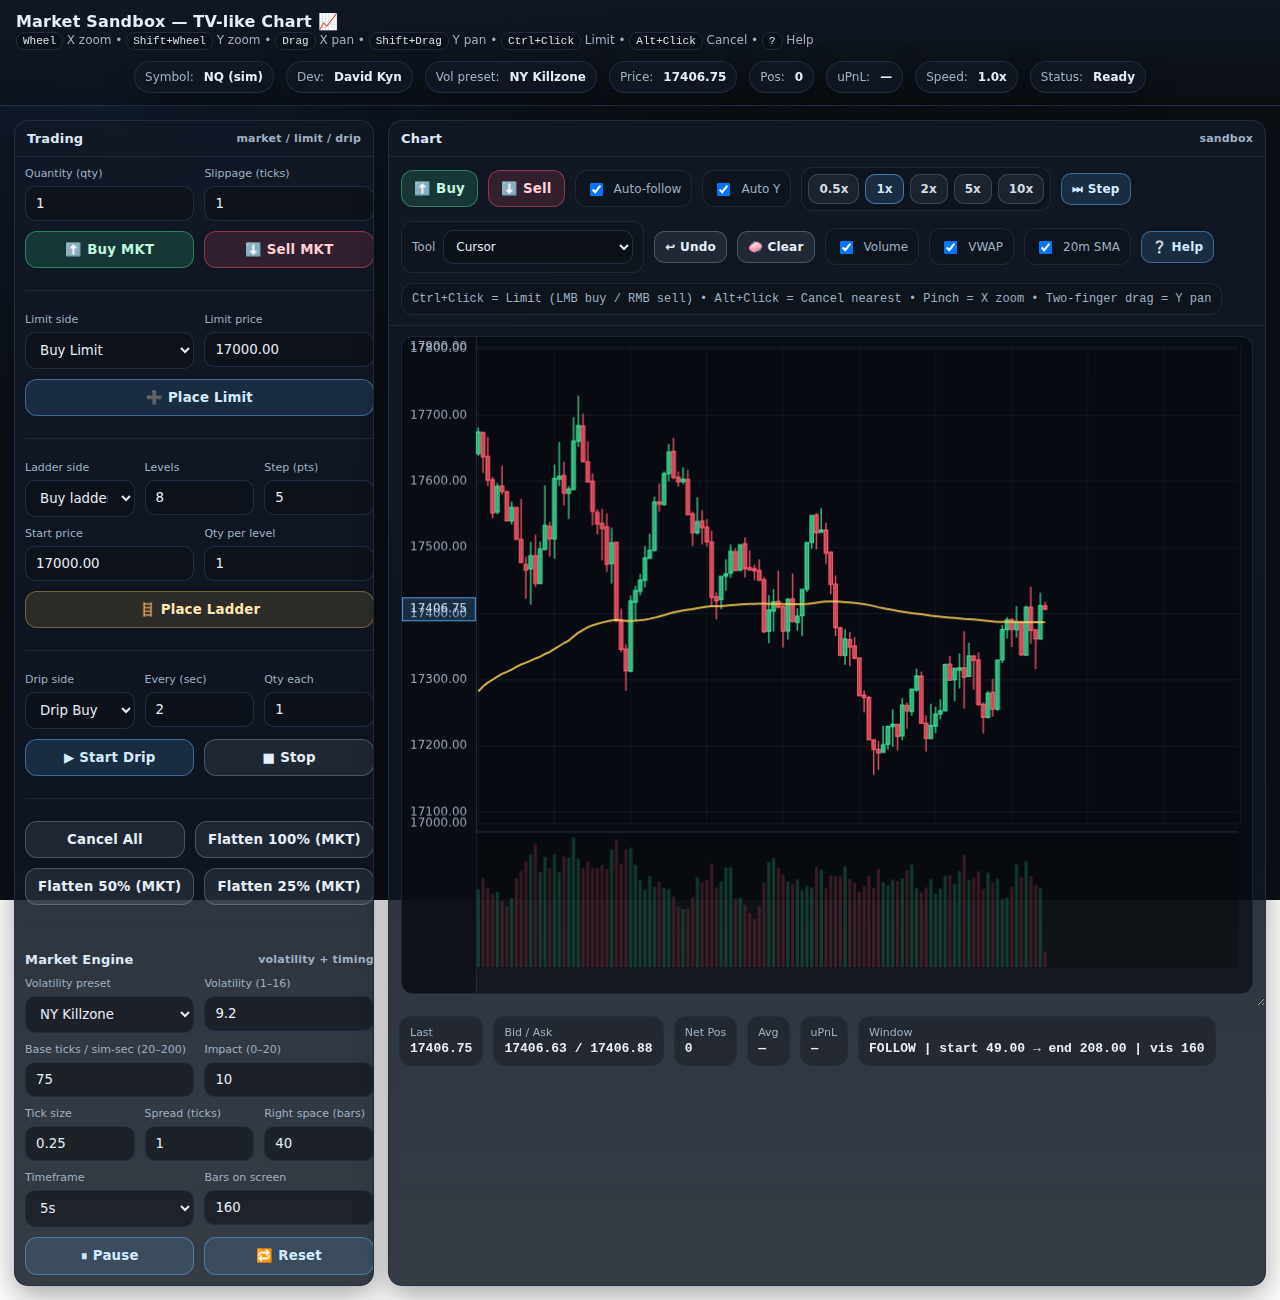
<file: index.html>
<!doctype html>
<html lang="en">
<head>
  <meta charset="utf-8" />
  <meta name="viewport" content="width=device-width,initial-scale=1" />
  <title>Market Sandbox</title>
  <style>
    :root{
      --bg:#0b0f14; --text:#e7eef7; --muted:#9fb0c3; --line:#223044;
      --shadow: 0 10px 30px rgba(0,0,0,.35); --radius: 14px;
      --mono: ui-monospace, SFMono-Regular, Menlo, Monaco, Consolas, "Liberation Mono","Courier New", monospace;
      --sans: ui-sans-serif, system-ui, -apple-system, Segoe UI, Roboto, Arial, "Noto Sans", "Liberation Sans", sans-serif;
    }
    *{box-sizing:border-box}
    body{
      margin:0; font-family:var(--sans);
      background: radial-gradient(1200px 800px at 10% 10%, #101a2a 0%, var(--bg) 45%) fixed;
      color:var(--text);
    }
    header{
      padding:12px 16px;
      border-bottom:1px solid var(--line);
      background: linear-gradient(180deg, rgba(17,24,36,.88), rgba(11,15,20,.58));
      position:sticky; top:0; z-index:4;
      backdrop-filter: blur(8px);
    }
    header .row{
      display:flex; align-items:center; justify-content:space-between; gap:12px;
      max-width:1480px; margin:0 auto;
      flex-wrap:wrap;
    }
    .title{display:flex; flex-direction:column; gap:2px;}
    .title h1{font-size:16px; margin:0; font-weight:900; letter-spacing:.2px;}
    .title .sub{font-size:12px; color:var(--muted); line-height:1.25;}
    .pill{
      display:inline-flex; gap:10px; align-items:center;
      padding:8px 10px;
      background: rgba(17,24,36,.75);
      border:1px solid rgba(34,48,68,.9);
      border-radius:999px;
      box-shadow: var(--shadow);
      font-size:12px;
      color:var(--muted);
      white-space:nowrap;
    }
    .pill b{color:var(--text); font-weight:900}
    .toast{
      max-width: 460px;
      overflow:hidden;
      text-overflow: ellipsis;
      white-space: nowrap;
    }
    main{
      max-width:1480px; margin:0 auto; padding:14px;
      display:grid; grid-template-columns: 360px 1fr;
      gap:14px;
    }
    .card{
      background: linear-gradient(180deg, rgba(17,24,36,.92), rgba(15,22,32,.84));
      border:1px solid rgba(34,48,68,.9);
      border-radius:var(--radius);
      box-shadow: var(--shadow);
      overflow:hidden;
    }
    .card h2{
      margin:0;
      padding:10px 12px;
      font-size:13px;
      letter-spacing:.2px;
      border-bottom:1px solid rgba(34,48,68,.7);
      color:#dce8f7;
      display:flex; align-items:center; justify-content:space-between; gap:10px;
    }
    .card h2 small{color:var(--muted); font-weight:800; font-size:11px;}
    .card .content{padding:10px;}
    .grid{display:grid; gap:10px;}
    .grid.cols2{grid-template-columns:1fr 1fr;}
    .grid.cols3{grid-template-columns:1fr 1fr 1fr;}
    label{display:flex; flex-direction:column; gap:6px; font-size:11px; color:var(--muted);}
    input, select, button{font-family:inherit;}
    input, select{
      width:100%;
      padding:9px 10px;
      border-radius:10px;
      border:1px solid rgba(34,48,68,.9);
      background: rgba(11,15,20,.55);
      color: var(--text);
      outline:none;
    }
    input:focus, select:focus{
      border-color: rgba(100,181,255,.55);
      box-shadow: 0 0 0 3px rgba(100,181,255,.12);
    }
    .btn{
      border:none;
      border-radius:12px;
      padding:10px 12px;
      cursor:pointer;
      font-weight:900;
      letter-spacing:.2px;
      user-select:none;
      display:inline-flex;
      align-items:center;
      justify-content:center;
      gap:8px;
      white-space:nowrap;
      background: rgba(159,176,195,.12);
      color:#e7eef7;
      border:1px solid rgba(159,176,195,.35);
      transition: transform .06s ease, filter .15s ease;
    }
    .btn:hover{filter: brightness(1.08);}
    .btn:active{transform: translateY(1px);}
    .btn.good{background: rgba(61,220,151,.16); color: #bdf8de; border:1px solid rgba(61,220,151,.45);}
    .btn.bad{background: rgba(255,91,110,.14); color: #ffd0d7; border:1px solid rgba(255,91,110,.45);}
    .btn.neutral{background: rgba(100,181,255,.14); color: #d4ebff; border:1px solid rgba(100,181,255,.45);}
    .btn.warn{background: rgba(255,207,91,.12); color: #ffe8b2; border:1px solid rgba(255,207,91,.35);}
    .btn.small{padding:8px 10px; border-radius:10px; font-size:12px;}
    .row{display:flex; gap:10px; align-items:center;}
    .row.wrap{flex-wrap:wrap;}
    .sep{height:1px; background: rgba(34,48,68,.7); margin: 12px 0;}
    .mono{font-family:var(--mono)}
    .muted{color:var(--muted)}
    .kbd{
      font-family: var(--mono);
      font-size: 11px;
      padding: 2px 6px;
      border-radius: 8px;
      border:1px solid rgba(34,48,68,.9);
      background: rgba(11,15,20,.55);
      color: rgba(231,238,247,.95);
    }
    .stat{
      display:flex; flex-direction:column; gap:2px;
      padding:9px 10px;
      border-radius:12px;
      border:1px solid rgba(34,48,68,.7);
      background: rgba(11,15,20,.35);
      min-width: 0;
    }
    .stat .k{font-size:11px; color:var(--muted);}
    .stat .v{font-family:var(--mono); font-size:13px; font-weight:900; color:var(--text); overflow:hidden; text-overflow:ellipsis; white-space:nowrap;}
    .chartTopBar{
      padding:10px 12px;
      border-bottom:1px solid rgba(34,48,68,.7);
      display:flex; align-items:center; justify-content:space-between;
      gap:10px; flex-wrap:wrap;
    }
    .chartTopBar .left{display:flex; gap:10px; align-items:center; flex-wrap:wrap;}
    .chartTopBar .right{display:flex; gap:10px; align-items:center; flex-wrap:wrap;}
    .miniField{
      display:flex; align-items:center; gap:8px;
      padding:8px 10px;
      border-radius:12px;
      border:1px solid rgba(34,48,68,.7);
      background: rgba(11,15,20,.35);
      color: var(--muted);
      font-size:12px;
      user-select:none;
      white-space:nowrap;
    }
    .miniField input{width:92px; padding:8px 8px; border-radius:10px; font-size:12px;}
    .miniField select{width:190px; padding:8px 8px; border-radius:10px; font-size:12px;}
    .toggle{
      display:flex; align-items:center; gap:8px;
      padding:8px 10px;
      border-radius:12px;
      border:1px solid rgba(34,48,68,.7);
      background: rgba(11,15,20,.35);
      color: var(--muted);
      font-size:12px;
      user-select:none;
      cursor:pointer;
      white-space:nowrap;
    }
    .toggle input{width:auto; transform: translateY(1px);}
    .speedGroup{
      display:flex; align-items:center; gap:6px;
      padding:6px;
      border-radius:12px;
      border:1px solid rgba(34,48,68,.7);
      background: rgba(11,15,20,.35);
    }
    .speedBtn{
      border:none; cursor:pointer;
      padding:7px 10px;
      border-radius:10px;
      font-weight:900; font-size:12px;
      background: rgba(159,176,195,.10);
      border:1px solid rgba(159,176,195,.25);
      color: rgba(231,238,247,.92);
    }
    .speedBtn.active{
      background: rgba(100,181,255,.16);
      border-color: rgba(100,181,255,.55);
      color: rgba(212,235,255,.98);
    }
    .chartWrap{
      height: 680px;
      padding: 10px 12px 12px;
      resize: vertical;
      overflow: hidden;
      min-height: 340px;
      max-height: calc(100vh - 220px);
    }
    canvas{
      width:100%;
      height:100%;
      display:block;
      border-radius:12px;
      border:1px solid rgba(34,48,68,.7);
      background: rgba(5,8,12,.65);
      touch-action: none;
      cursor: grab;
    }
    .overlayHelp{
      position: fixed;
      inset: 0;
      background: rgba(0,0,0,.55);
      backdrop-filter: blur(6px);
      display:none;
      z-index: 10;
      align-items:center;
      justify-content:center;
      padding: 18px;
    }
    .overlayHelp.open{display:flex;}
    .helpCard{
      max-width: 860px;
      width: 100%;
      border-radius: 16px;
      border:1px solid rgba(34,48,68,.95);
      background: linear-gradient(180deg, rgba(17,24,36,.96), rgba(11,15,20,.92));
      box-shadow: var(--shadow);
      padding: 14px;
    }
    .helpGrid{
      display:grid;
      grid-template-columns: 1fr 1fr;
      gap: 10px;
      margin-top: 10px;
    }
    .helpItem{
      border:1px solid rgba(34,48,68,.7);
      border-radius: 12px;
      background: rgba(11,15,20,.35);
      padding: 10px;
      font-size: 12px;
      color: var(--muted);
      line-height: 1.35;
    }
    .helpItem b{ color: var(--text); }
    @media (max-width: 1220px){
      main{grid-template-columns: 1fr;}
      .chartWrap{height:420px;}
      .miniField input{width:110px;}
      .miniField select{width:210px;}
    }
  </style>
</head>

<body>
<header>
  <div class="row">
    <div class="title">
      <h1>Market Sandbox — TV-like Chart 📈</h1>
      <div class="sub">
        <span class="kbd">Wheel</span> X zoom • <span class="kbd">Shift+Wheel</span> Y zoom •
        <span class="kbd">Drag</span> X pan • <span class="kbd">Shift+Drag</span> Y pan •
        <span class="kbd">Ctrl+Click</span> Limit • <span class="kbd">Alt+Click</span> Cancel •
        <span class="kbd">?</span> Help
      </div>
    </div>

    <div class="row wrap">
      <div class="pill">Symbol: <b id="sym">NQ (sim)</b></div>
      <div class="pill">Dev: <b>David Kyn</b></div>
      <div class="pill">Vol preset: <b id="hdrVol">NY Killzone</b></div>
      <div class="pill">Price: <b id="hdrPrice">—</b></div>
      <div class="pill">Pos: <b id="hdrPos">0</b></div>
      <div class="pill">uPnL: <b id="hdrPnL">—</b></div>
      <div class="pill">Speed: <b id="hdrSpeed">1.0x</b></div>
      <div class="pill toast">Status: <b id="toast">Ready</b></div>
    </div>
  </div>
</header>

<main>
  <div class="card">
    <h2>Trading <small>market / limit / drip</small></h2>
    <div class="content grid">
      <div class="grid cols2">
        <label>Quantity (qty)<input id="qty" type="number" step="1" min="1" value="1" /></label>
        <label>Slippage (ticks)<input id="slip" type="number" step="1" min="0" value="1" /></label>
      </div>

      <div class="grid cols2">
        <button class="btn good" id="buyMkt">⬆️ Buy MKT</button>
        <button class="btn bad" id="sellMkt">⬇️ Sell MKT</button>
      </div>

      <div class="sep"></div>

      <div class="grid cols2">
        <label>Limit side
          <select id="limitSide">
            <option value="buy">Buy Limit</option>
            <option value="sell">Sell Limit</option>
          </select>
        </label>
        <label>Limit price<input id="limitPrice" type="number" step="0.25" value="0" /></label>
      </div>
      <button class="btn neutral" id="placeLimit">➕ Place Limit</button>

      <div class="sep"></div>

      <div class="grid cols3">
        <label>Ladder side
          <select id="ladderSide"><option value="buy">Buy ladder</option><option value="sell">Sell ladder</option></select>
        </label>
        <label>Levels<input id="ladderLevels" type="number" step="1" min="1" value="8" /></label>
        <label>Step (pts)<input id="ladderStep" type="number" step="0.25" min="0.25" value="5" /></label>
      </div>
      <div class="grid cols2">
        <label>Start price<input id="ladderStart" type="number" step="0.25" value="0" /></label>
        <label>Qty per level<input id="ladderQty" type="number" step="1" min="1" value="1" /></label>
      </div>
      <button class="btn warn" id="placeLadder">🪜 Place Ladder</button>

      <div class="sep"></div>

      <div class="grid cols3">
        <label>Drip side
          <select id="dripSide">
            <option value="buy">Drip Buy</option>
            <option value="sell">Drip Sell</option>
          </select>
        </label>
        <label>Every (sec)<input id="dripEvery" type="number" min="0.2" step="0.1" value="2" /></label>
        <label>Qty each<input id="dripQty" type="number" min="1" step="1" value="1" /></label>
      </div>
      <div class="grid cols2">
        <button class="btn neutral" id="dripToggle">▶ Start Drip</button>
        <button class="btn" id="dripStop">■ Stop</button>
      </div>

      <div class="sep"></div>

      <div class="grid cols2">
        <button class="btn" id="cancelAll">Cancel All</button>
        <button class="btn" id="flatten">Flatten 100% (MKT)</button>
      </div>
      <div class="grid cols2">
        <button class="btn" id="flatten50">Flatten 50% (MKT)</button>
        <button class="btn" id="flatten25">Flatten 25% (MKT)</button>
      </div>

      <div class="sep"></div>

      <h2 style="border:none; padding:0; margin-top:2px;">Market Engine <small>volatility + timing</small></h2>

      <div class="grid cols2">
        <label>Volatility preset
          <select id="volPreset">
            <option value="nyopen">NY Open Vol</option>
            <option value="nykz" selected>NY Killzone</option>
            <option value="london">London</option>
            <option value="premarket">Premarket</option>
            <option value="asia">Asia</option>
          </select>
        </label>
        <label>Volatility (1–16)<input id="volValue" type="number" min="1" max="16" step="0.1" value="9.2" /></label>
      </div>

      <div class="grid cols2">
        <label>Base ticks / sim-sec (20–200)<input id="simHzBase" type="number" step="1" min="20" max="200" value="75" /></label>
        <label>Impact (0–20)<input id="impact" type="number" step="1" min="0" max="20" value="10" /></label>
      </div>

      <div class="grid cols3">
        <label>Tick size<input id="tick" type="number" step="0.01" min="0.01" value="0.25" /></label>
        <label>Spread (ticks)<input id="spread" type="number" step="1" min="0" value="1" /></label>
        <label>Right space (bars)<input id="futureBars" type="number" step="5" min="0" max="300" value="40" /></label>
      </div>

      <div class="grid cols2">
        <label>Timeframe
          <select id="timeframe">
            <option value="1">1s</option>
            <option value="5" selected>5s</option>
            <option value="15">15s</option>
            <option value="60">1m</option>
            <option value="300">5m</option>
            <option value="900">15m</option>
          </select>
        </label>
        <label>Bars on screen<input id="visibleBars" type="number" step="5" min="20" max="700" value="160" /></label>
      </div>

      <div class="grid cols2">
        <button class="btn neutral" id="pause">⏸ Pause</button>
        <button class="btn neutral" id="reset">🔁 Reset</button>
      </div>
    </div>
  </div>

  <section class="card">
    <h2>Chart <small>sandbox</small></h2>

    <div class="chartTopBar">
      <div class="left">
        <button class="btn good" id="buyMktTop" title="Hotkey: B">⬆️ Buy</button>
        <button class="btn bad" id="sellMktTop" title="Hotkey: S">⬇️ Sell</button>

        <div class="toggle" id="followWrap" title="Hotkey: F">
          <input id="follow" type="checkbox" checked />
          <span>Auto-follow</span>
        </div>

        <div class="toggle" id="autoYWrap" title="Double-click chart too">
          <input id="autoY" type="checkbox" checked />
          <span>Auto Y</span>
        </div>

        <div class="speedGroup" title="Speed presets">
          <button class="speedBtn" data-speed="0.5">0.5x</button>
          <button class="speedBtn active" data-speed="1">1x</button>
          <button class="speedBtn" data-speed="2">2x</button>
          <button class="speedBtn" data-speed="5">5x</button>
          <button class="speedBtn" data-speed="10">10x</button>
        </div>

        <button class="btn small neutral" id="stepTick" title="Step 1 tick (paused)">⏭ Step</button>

        <div class="miniField">
          Tool
          <select id="tool" title="Hotkeys: 1-5">
            <option value="cursor" selected>Cursor</option>
            <option value="trend">Trendline</option>
            <option value="rect">Rectangle</option>
            <option value="hline">H-Line</option>
            <option value="erase">Eraser</option>
          </select>
        </div>

        <button class="btn small" id="undo" title="Ctrl+Z">↩ Undo</button>
        <button class="btn small" id="clearDraw">🧼 Clear</button>

        <div class="toggle" id="indVolWrap">
          <input id="indVol" type="checkbox" checked />
          <span>Volume</span>
        </div>
        <div class="toggle" id="indVwapWrap">
          <input id="indVwap" type="checkbox" checked />
          <span>VWAP</span>
        </div>
        <div class="toggle" id="indMaWrap">
          <input id="indMa" type="checkbox" checked />
          <span>20m SMA</span>
        </div>

        <button class="btn small neutral" id="openHelp" title="Hotkey: ?">❔ Help</button>
      </div>

      <div class="right">
        <div class="miniField mono">
          Ctrl+Click = Limit (LMB buy / RMB sell) • Alt+Click = Cancel nearest • Pinch = X zoom • Two-finger drag = Y pan
        </div>
      </div>
    </div>

    <div class="chartWrap">
      <canvas id="chart"></canvas>
    </div>

    <div class="content">
      <div class="row wrap">
        <div class="stat"><div class="k">Last</div><div class="v" id="stLast">—</div></div>
        <div class="stat"><div class="k">Bid / Ask</div><div class="v" id="stBA">—</div></div>
        <div class="stat"><div class="k">Net Pos</div><div class="v" id="stPos">0</div></div>
        <div class="stat"><div class="k">Avg</div><div class="v" id="stAvg">—</div></div>
        <div class="stat"><div class="k">uPnL</div><div class="v" id="stPnL">—</div></div>
        <div class="stat"><div class="k">Window</div><div class="v" id="stWin">—</div></div>
      </div>
    </div>
  </section>
</main>

<div class="overlayHelp" id="helpOverlay">
  <div class="helpCard">
    <div class="row" style="justify-content:space-between; align-items:center;">
      <div style="font-weight:900;">Hotkeys / Controls</div>
      <button class="btn small" id="closeHelp">✖ Close</button>
    </div>
    <div class="helpGrid">
      <div class="helpItem"><b>B</b> Buy Market • <b>S</b> Sell Market</div>
      <div class="helpItem"><b>Space</b> Pause/Resume • <b>Step</b> = 1 tick (paused)</div>
      <div class="helpItem"><b>F</b> Auto-follow on/off</div>
      <div class="helpItem"><b>C</b> Cancel All • <b>X</b> Flatten</div>
      <div class="helpItem"><b>Ctrl+Z</b> Undo drawing</div>
      <div class="helpItem"><b>1-5</b> Tools (Cursor/Trend/Rect/HLine/Eraser)</div>
      <div class="helpItem"><b>Ctrl+Click</b> Place Limit (LMB=BUY, RMB=SELL)</div>
      <div class="helpItem"><b>Alt+Click</b> Cancel nearest limit</div>
      <div class="helpItem"><b>Wheel</b> X zoom • <b>Shift+Wheel</b> Y zoom</div>
      <div class="helpItem"><b>Drag</b> X pan • <b>Shift+Drag</b> Y pan</div>
      <div class="helpItem"><b>Pinch</b> X zoom (mobile) • <b>Two-finger drag</b> Y pan (mobile)</div>
      <div class="helpItem"><b>+</b>/<b>-</b> qty +/-</div>
      <div class="helpItem"><b>?</b> open/close help</div>
    </div>
  </div>
</div>

<script>
(() => {
  const $ = (id) => document.getElementById(id);
  const clamp = (x, a, b) => Math.max(a, Math.min(b, x));
  const lerp  = (a,b,t) => a + (b-a)*t;
  const roundTo = (x, step) => Math.round(x / step) * step;

  function decimalsFor(step){
    if (!Number.isFinite(step) || step <= 0) return 2;
    const s = String(step);
    if (s.includes("e-")) return parseInt(s.split("e-")[1], 10) || 2;
    const dot = s.indexOf(".");
    return dot >= 0 ? (s.length - dot - 1) : 0;
  }

  function randn() {
    let u = 0, v = 0;
    while (u === 0) u = Math.random();
    while (v === 0) v = Math.random();
    return Math.sqrt(-2.0 * Math.log(u)) * Math.cos(2.0 * Math.PI * v);
  }

  const VOL_PRESETS = {
    nyopen:    { name:"NY Open Vol", vol: 11.5 },
    nykz:      { name:"NY Killzone", vol:  9.2 },
    london:    { name:"London",      vol:  6.2 },
    premarket: { name:"Premarket",   vol:  4.6 },
    asia:      { name:"Asia",        vol:  3.4 },
  };

  const canvas = $("chart");
  const ctx = canvas.getContext("2d", { alpha:true });

  const state = {
    symbol: "NQ (sim)",
    tickSize: 0.25,
    spreadTicks: 1,
    p: { vol: 9.2, impact: 10, simHzBase: 75, fillProb: 0.92 },
    target: { vol: 9.2, impact: 10, simHzBase: 75, fillProb: 0.92 },
    volPresetKey: "nykz",
    speedMul: 1,
    paused: false,
    sim: {
      price: 17000,
      drift: 0,
      driftTarget: 0,
      sigma: 3.2,
      sigmaTarget: 3.2,
      volOfVol: 0.55,
      meanRev: 0.18,
      nextRegimeT: 30,
      jumpProb: 0.0012,
      jumpScale: 14,
      flow: 0,
      flowDecay: 0.92,
      vel: 0
    },
    simTime: 0,
    tickCount: 0,
    ticks: [],
    maxTicks: 220000,
    tfSec: 5,
    bars: [],
    curBar: null,
    pos: 0,
    avg: null,
    nextOrderId: 1,
    limits: [],
    drip: { on:false, timer:null, side:"buy" },
    view: {
      visibleBars: 160,
      futureBars: 40,
      follow: true,
      end: 0.0,
    },
    y: { auto:true, scale:1.0, offset:0.0 },
    pointers: new Map(),
    dragStart: null,
    yDragStart: null,
    gestureStart: null,
    cross: { on:false, x:0, y:0, pos:null, idx:null, price:null },
    tool: "cursor",
    drawings: [],
    pending: null,
    indicators: { vol:true, vwap:true, ma:true },
    indCache: { tfSec:null, len:0, maN:0, vwap:[], ma:[] },
    toastUntil: 0
  };

  $("sym").textContent = state.symbol;

  function toast(msg) {
    $("toast").textContent = msg;
    state.toastUntil = performance.now() + 1800;
  }

  function resizeCanvasToDisplaySize() {
    const rect = canvas.getBoundingClientRect();
    const dpr = Math.max(1, Math.min(2, window.devicePixelRatio || 1));
    const displayW = Math.round(rect.width * dpr);
    const displayH = Math.round(rect.height * dpr);
    if (canvas.width !== displayW || canvas.height !== displayH) {
      canvas.width = displayW;
      canvas.height = displayH;
      ctx.setTransform(dpr, 0, 0, dpr, 0, 0);
    }
  }
  window.addEventListener("resize", resizeCanvasToDisplaySize);

  function setVolPreset(key) {
    const p = VOL_PRESETS[key] || VOL_PRESETS.nykz;
    state.volPresetKey = key;
    $("hdrVol").textContent = p.name;
    $("volValue").value = String(p.vol);
    state.target.vol = p.vol;
    toast(`Vol preset: ${p.name}`);
  }

  function getBidAsk() {
    const spread = state.spreadTicks * state.tickSize;
    const mid = state.sim.price;
    return { bid: mid - spread/2, ask: mid + spread/2 };
  }

  function computeUPnL() {
    if (!state.pos || state.avg == null) return null;
    return (state.sim.price - state.avg) * state.pos;
  }

  function applyFill(side, qty, fillPrice) {
    const oldPos = state.pos;
    const newPos = oldPos + (side === "buy" ? qty : -qty);

    if (oldPos === 0) state.avg = fillPrice;
    else if (Math.sign(oldPos) === Math.sign(newPos) && newPos !== 0) {
      const oldAbs = Math.abs(oldPos);
      const newAbs = Math.abs(newPos);
      const addQty = newAbs - oldAbs;
      if (addQty > 0) state.avg = (state.avg * oldAbs + fillPrice * addQty) / newAbs;
    } else if (newPos === 0) state.avg = null;
    else if (Math.sign(oldPos) !== Math.sign(newPos)) state.avg = fillPrice;

    state.pos = newPos;
    state.sim.flow += (side === "buy" ? qty : -qty);
  }

  function marketOrder(side, qty, slipTicks) {
    const { bid, ask } = getBidAsk();
    const slip = slipTicks * state.tickSize;
    const fill = side === "buy" ? (ask + slip) : (bid - slip);
    applyFill(side, qty, fill);
    toast(`${side.toUpperCase()} MKT filled`);
  }

  function placeLimit(side, price, qty) {
    price = roundTo(price, state.tickSize);
    const id = state.nextOrderId++;
    state.limits.push({ id, side, price, qty, left: qty, createdAt: state.simTime });
    toast(`Limit placed (#${id})`);
  }

  function cancelOrder(id) {
    const idx = state.limits.findIndex(o => o.id === id);
    if (idx >= 0) {
      state.limits.splice(idx, 1);
      toast(`Limit cancelled (#${id})`);
    }
  }

  function cancelAll() {
    const n = state.limits.length;
    state.limits = [];
    toast(`Cancelled ${n} orders`);
  }

  function flatten() {
    if (state.pos === 0) { toast("Position already flat"); return; }
    const qty = Math.abs(state.pos);
    const side = state.pos > 0 ? "sell" : "buy";
    marketOrder(side, qty, getSlip());
    toast("Flatten done");
  }

  function partialFlatten(percent) {
    if (state.pos === 0) { toast("Position already flat"); return; }
    const abs = Math.abs(state.pos);
    const pct = clamp(percent, 0, 1);
    const qty = pct >= 1 ? abs : Math.max(1, Math.round(abs * pct));
    const side = state.pos > 0 ? "sell" : "buy";
    marketOrder(side, qty, getSlip());
    toast(`Flatten ${Math.round(pct*100)}% done`);
  }

  function placeLadder(side, start, levels, step, qtyPerLevel) {
    start = roundTo(start, state.tickSize);
    step = roundTo(Math.max(state.tickSize, step), state.tickSize);
    for (let i = 0; i < levels; i++) {
      const p = side === "buy" ? start - i * step : start + i * step;
      placeLimit(side, p, qtyPerLevel);
    }
  }

  function cancelNearestLimitByPrice(price) {
    if (!state.limits.length) return false;
    let best = null;
    for (const o of state.limits) {
      const d = Math.abs(o.price - price);
      if (!best || d < best.d) best = { d, id: o.id };
    }
    const maxDelta = state.tickSize * 6;
    if (best && best.d <= maxDelta) { cancelOrder(best.id); return true; }
    return false;
  }

  function matchLimits() {
    const { bid, ask } = getBidAsk();
    const filledIds = [];

    for (const o of state.limits) {
      if (o.left <= 0) { filledIds.push(o.id); continue; }

      const crossed = (o.side === "buy") ? (ask <= o.price) : (bid >= o.price);
      if (!crossed) continue;

      const dist = o.side === "buy" ? (o.price - ask) : (bid - o.price);
      const distTicks = dist / Math.max(1e-9, state.tickSize);
      const boost = clamp(distTicks / 4, 0, 1);
      const base = clamp(state.p.fillProb, 0.55, 0.99);
      const prob = clamp(base + 0.12*boost, 0.55, 0.995);
      if (Math.random() > prob) continue;

      const chunk = Math.max(1, Math.floor(Math.max(1, o.qty) * (0.35 + 0.55 * prob)));
      const fillQty = Math.min(o.left, chunk);

      o.left -= fillQty;
      applyFill(o.side, fillQty, o.price);

      if (o.left <= 0) filledIds.push(o.id);
    }

    if (filledIds.length) state.limits = state.limits.filter(o => !filledIds.includes(o.id));
  }

  function barKeyForTime(t, tfSec) { return Math.floor(t / tfSec); }

  function ensureBarForTick(t, price, vol) {
    const key = barKeyForTime(t, state.tfSec);

    if (!state.curBar) {
      state.curBar = { key, idx: key, o: price, h: price, l: price, c: price, v: vol };
      return;
    }

    if (key === state.curBar.key) {
      state.curBar.h = Math.max(state.curBar.h, price);
      state.curBar.l = Math.min(state.curBar.l, price);
      state.curBar.c = price;
      state.curBar.v += vol;
      return;
    }

    state.bars.push(state.curBar);
    if (state.bars.length > 12000) state.bars.shift();

    state.curBar = { key, idx: key, o: price, h: price, l: price, c: price, v: vol };
    state.indCache.len = 0;
  }

  function rebuildBars(tfSec) {
    state.tfSec = tfSec;
    state.bars = [];
    state.curBar = null;
    state.indCache = { tfSec:null, len:0, maN:0, vwap:[], ma:[] };

    for (const tk of state.ticks) ensureBarForTick(tk.t, tk.p, tk.v);

    const all = getAllBarsForRender();
    const last = Math.max(0, all.length - 1);
    const maxEnd = last + state.view.futureBars;
    if (state.view.follow) state.view.end = maxEnd;
    else state.view.end = clamp(state.view.end, Math.max(0, state.view.visibleBars - 1), maxEnd);

    toast(`Timeframe: ${tfSec >= 60 ? (tfSec/60 + "m") : (tfSec + "s")}`);
  }

  function getAllBarsForRender() {
    const arr = state.bars.slice();
    if (state.curBar) arr.push(state.curBar);
    return arr;
  }

  function getViewWindow() {
    const all = getAllBarsForRender();
    const n = all.length;
    const vis = clamp(state.view.visibleBars, 20, 700);

    const last = Math.max(0, n - 1);
    const maxEnd = last + state.view.futureBars;

    let end = state.view.follow ? maxEnd : state.view.end;
    end = clamp(end, Math.max(0, vis - 1), maxEnd);

    const start = end - vis + 1;
    return { all, n, last, vis, start, end, maxEnd };
  }

  function computeAutoPriceRange(vwin) {
    let min = Infinity, max = -Infinity;

    const i0 = Math.floor(vwin.start);
    const i1 = Math.ceil(vwin.end);

    for (let i = i0; i <= i1; i++) {
      if (i < 0 || i >= vwin.n) continue;
      const b = vwin.all[i];
      min = Math.min(min, b.l);
      max = Math.max(max, b.h);
    }

    for (const o of state.limits) {
      min = Math.min(min, o.price);
      max = Math.max(max, o.price);
    }

    if (!Number.isFinite(min) || !Number.isFinite(max) || min === max) {
      min = state.sim.price - 50 * state.tickSize;
      max = state.sim.price + 50 * state.tickSize;
    }

    const pad = (max - min) * 0.12 + state.tickSize * 18;
    return { min: min - pad, max: max + pad };
  }

  function computeViewPriceRange(autoRange) {
    if (state.y.auto) return autoRange;

    const cAuto = (autoRange.min + autoRange.max) / 2;
    const c = cAuto + state.y.offset;
    const halfAuto = (autoRange.max - autoRange.min) / 2;
    const half = halfAuto * clamp(state.y.scale, 0.20, 12.0);

    return { min: c - half, max: c + half };
  }

  function buildGeo(vwin, pr) {
    const rect = canvas.getBoundingClientRect();
    const w = rect.width, h = rect.height;

    const leftPad = 74;
    const rightPad = 14;
    const topPad = 10;
    const bottomPad = 26;

    const volPanelH = state.indicators.vol ? Math.max(78, Math.floor((h - topPad - bottomPad) * 0.22)) : 0;
    const volGap = volPanelH ? 8 : 0;

    const plotX0 = leftPad;
    const plotX1 = w - rightPad;
    const priceY0 = topPad;
    const priceY1 = h - bottomPad - volPanelH - volGap;

    const volY0 = priceY1 + volGap;
    const volY1 = h - bottomPad;

    const plotW = Math.max(80, plotX1 - plotX0);
    const stepPx = plotW / Math.max(20, vwin.vis);
    const candleW = clamp(stepPx * 0.68, 3, 30);
    const gap = stepPx - candleW;

    const yOf = (p) => {
      const yy = priceY1 - ((p - pr.min) / (pr.max - pr.min)) * (priceY1 - priceY0);
      return clamp(yy, priceY0, priceY1);
    };

    const posOfX = (x) => vwin.start + (x - plotX0) / stepPx;
    const xOfPos = (pos) => plotX0 + (pos - vwin.start) * stepPx + gap/2;
    const xCenterOfPos = (pos) => xOfPos(pos) + candleW/2;

    const pricePerPx = (pr.max - pr.min) / Math.max(10, (priceY1 - priceY0));
    return { w,h,leftPad,rightPad,topPad,bottomPad,plotX0,plotX1,priceY0,priceY1,volY0,volY1,volPanelH,stepPx,candleW,gap,yOf,posOfX,xOfPos,xCenterOfPos,pricePerPx };
  }

  function canvasPointFromClient(e) {
    const r = canvas.getBoundingClientRect();
    return { x: (e.clientX - r.left), y: (e.clientY - r.top) };
  }

  function priceFromY(y, pr, geo) {
    const t = (geo.priceY1 - y) / (geo.priceY1 - geo.priceY0);
    const p = pr.min + t * (pr.max - pr.min);
    return roundTo(p, state.tickSize);
  }

  function niceStep(range, targetTicks=8) {
    const raw = range / targetTicks;
    const pow = Math.pow(10, Math.floor(Math.log10(raw)));
    const frac = raw / pow;
    let niceFrac;
    if (frac <= 1) niceFrac = 1;
    else if (frac <= 2) niceFrac = 2;
    else if (frac <= 5) niceFrac = 5;
    else niceFrac = 10;
    return niceFrac * pow;
  }

  function posForIdx(idx, all) {
    let lo = 0, hi = all.length - 1;
    while (lo <= hi) {
      const mid = (lo + hi) >> 1;
      const v = all[mid].idx;
      if (v === idx) return mid;
      if (v < idx) lo = mid + 1;
      else hi = mid - 1;
    }
    return clamp(lo, 0, Math.max(0, all.length - 1));
  }

  function computeIndicators(allBars) {
    const tfSec = state.tfSec;
    const len = allBars.length;

    const wantMa = state.indicators.ma;
    const wantVwap = state.indicators.vwap;

    const maN = Math.max(1, Math.round((20 * 60) / tfSec));

    if (state.indCache.tfSec === tfSec &&
        state.indCache.len === len &&
        state.indCache.maN === maN &&
        state.indCache.vwap.length === len &&
        state.indCache.ma.length === len) {
      return state.indCache;
    }

    const vwap = new Array(len).fill(null);
    const ma = new Array(len).fill(null);

    if (wantVwap) {
      let cumPV = 0, cumV = 0;
      for (let i=0;i<len;i++) {
        const b = allBars[i];
        const v = Math.max(1, b.v || 1);
        const tp = (b.h + b.l + b.c) / 3;
        cumPV += tp * v;
        cumV += v;
        vwap[i] = cumPV / Math.max(1, cumV);
      }
    }

    if (wantMa) {
      let sum = 0;
      for (let i=0;i<len;i++) {
        sum += allBars[i].c;
        if (i >= maN) sum -= allBars[i - maN].c;
        if (i >= maN - 1) ma[i] = sum / maN;
      }
    }

    state.indCache = { tfSec, len, maN, vwap, ma };
    return state.indCache;
  }

  function distPointToSegment(px,py, x1,y1, x2,y2) {
    const dx = x2 - x1, dy = y2 - y1;
    if (dx === 0 && dy === 0) return Math.hypot(px-x1, py-y1);
    const t = ((px-x1)*dx + (py-y1)*dy) / (dx*dx + dy*dy);
    const tt = clamp(t, 0, 1);
    const cx = x1 + tt*dx, cy = y1 + tt*dy;
    return Math.hypot(px-cx, py-cy);
  }

  function hitTestDrawing(pt, vwin, pr, geo) {
    const px = pt.x, py = pt.y;
    const all = vwin.all;

    for (let k = state.drawings.length - 1; k >= 0; k--) {
      const d = state.drawings[k];

      if (d.type === "hline") {
        const y = geo.yOf(d.p);
        if (Math.abs(py - y) <= 6 && px >= geo.plotX0 && px <= geo.plotX1) return k;
      }

      if (d.type === "trend") {
        const p1 = posForIdx(d.x1, all);
        const p2 = posForIdx(d.x2, all);
        const x1 = geo.xCenterOfPos(p1), y1 = geo.yOf(d.y1);
        const x2 = geo.xCenterOfPos(p2), y2 = geo.yOf(d.y2);
        if (distPointToSegment(px,py,x1,y1,x2,y2) <= 7) return k;
      }

      if (d.type === "rect") {
        const p1 = posForIdx(d.x1, all);
        const p2 = posForIdx(d.x2, all);
        const x1 = geo.xOfPos(p1), x2 = geo.xOfPos(p2);
        const y1 = geo.yOf(d.y1), y2 = geo.yOf(d.y2);
        const l = Math.min(x1,x2), r = Math.max(x1,x2);
        const t = Math.min(y1,y2), b = Math.max(y1,y2);
        const onEdge = (
          (Math.abs(px-l)<=6 && py>=t && py<=b) ||
          (Math.abs(px-r)<=6 && py>=t && py<=b) ||
          (Math.abs(py-t)<=6 && px>=l && px<=r) ||
          (Math.abs(py-b)<=6 && px>=l && px<=r)
        );
        if (onEdge) return k;
      }
    }
    return -1;
  }

  function drawChart() {
    resizeCanvasToDisplaySize();
    const rect = canvas.getBoundingClientRect();
    const w = rect.width, h = rect.height;

    ctx.clearRect(0,0,w,h);

    const vwin = getViewWindow();
    if (vwin.n < 2) return;

    const autoRange = computeAutoPriceRange(vwin);
    const pr = computeViewPriceRange(autoRange);
    const geo = buildGeo(vwin, pr);

    const dec = decimalsFor(state.tickSize);

    ctx.fillStyle = "rgba(5,8,12,0.35)";
    ctx.fillRect(geo.plotX0, geo.priceY0, geo.plotX1-geo.plotX0, geo.priceY1-geo.priceY0);

    ctx.fillStyle = "rgba(11,15,20,0.55)";
    ctx.fillRect(0, 0, geo.leftPad, h);

    ctx.strokeStyle = "rgba(34,48,68,0.9)";
    ctx.lineWidth = 1;
    ctx.beginPath();
    ctx.moveTo(geo.leftPad + 0.5, 0);
    ctx.lineTo(geo.leftPad + 0.5, h);
    ctx.stroke();

    let step = niceStep(pr.max - pr.min, 8);
    step = Math.max(state.tickSize, roundTo(step, state.tickSize));
    const startP = Math.floor(pr.min / step) * step;

    ctx.font = "12px " + getComputedStyle(document.body).fontFamily;
    ctx.textBaseline = "middle";

    for (let p = startP; p <= pr.max + step; p += step) {
      const price = roundTo(p, state.tickSize);
      const y = geo.yOf(price);

      ctx.strokeStyle = "rgba(34,48,68,0.45)";
      ctx.lineWidth = 1;
      ctx.beginPath();
      ctx.moveTo(geo.plotX0, y);
      ctx.lineTo(geo.plotX1, y);
      ctx.stroke();

      ctx.fillStyle = "rgba(159,176,195,0.95)";
      ctx.fillText(price.toFixed(dec), 8, y);
    }

    ctx.strokeStyle = "rgba(34,48,68,0.35)";
    const every = Math.max(8, Math.round(vwin.vis/10));
    for (let i=0; i<=vwin.vis; i+=every) {
      const pos = vwin.start + i;
      const x = geo.xCenterOfPos(pos);
      ctx.beginPath(); ctx.moveTo(x, geo.priceY0); ctx.lineTo(x, geo.priceY1); ctx.stroke();
    }

    const { bid, ask } = getBidAsk();
    const yBid = geo.yOf(bid), yAsk = geo.yOf(ask);
    ctx.fillStyle = "rgba(159,176,195,0.08)";
    ctx.fillRect(geo.plotX0, Math.min(yBid,yAsk), geo.plotX1-geo.plotX0, Math.abs(yBid-yAsk));

    const i0 = Math.floor(vwin.start);
    const i1 = Math.ceil(vwin.end);

    for (let i = i0; i <= i1; i++) {
      if (i < 0 || i >= vwin.n) continue;
      const b = vwin.all[i];

      const x = geo.xOfPos(i);
      const yO = geo.yOf(b.o), yH = geo.yOf(b.h), yL = geo.yOf(b.l), yC = geo.yOf(b.c);
      const up = b.c >= b.o;

      ctx.strokeStyle = up ? "rgba(61,220,151,0.85)" : "rgba(255,91,110,0.85)";
      ctx.lineWidth = 1.5;
      ctx.beginPath();
      ctx.moveTo(x + geo.candleW/2, yH);
      ctx.lineTo(x + geo.candleW/2, yL);
      ctx.stroke();

      const bodyTop = Math.min(yO, yC);
      const bodyH = Math.max(2, Math.abs(yC - yO));
      ctx.fillStyle = up ? "rgba(61,220,151,0.30)" : "rgba(255,91,110,0.28)";
      ctx.strokeStyle = up ? "rgba(61,220,151,0.95)" : "rgba(255,91,110,0.95)";
      ctx.fillRect(x, bodyTop, geo.candleW, bodyH);
      ctx.strokeRect(x, bodyTop, geo.candleW, bodyH);
    }

    const allBars = getAllBarsForRender();
    const ind = computeIndicators(allBars);

    function drawLine(series, color) {
      ctx.strokeStyle = color;
      ctx.lineWidth = 2;
      ctx.beginPath();
      let started = false;
      for (let i = i0; i <= i1; i++) {
        if (i < 0 || i >= vwin.n) continue;
        const val = series[i];
        if (val == null) continue;
        const x = geo.xCenterOfPos(i);
        const y = geo.yOf(val);
        if (!started) { ctx.moveTo(x,y); started = true; }
        else ctx.lineTo(x,y);
      }
      if (started) ctx.stroke();
    }

    if (state.indicators.vwap) drawLine(ind.vwap, "rgba(255,207,91,0.85)");
    if (state.indicators.ma)   drawLine(ind.ma,   "rgba(100,181,255,0.85)");

    if (state.indicators.vol && geo.volPanelH > 0) {
      ctx.fillStyle = "rgba(5,8,12,0.35)";
      ctx.fillRect(geo.plotX0, geo.volY0, geo.plotX1-geo.plotX0, geo.volY1-geo.volY0);

      let maxV = 1;
      for (let i = i0; i <= i1; i++) {
        if (i < 0 || i >= vwin.n) continue;
        maxV = Math.max(maxV, vwin.all[i].v || 1);
      }

      for (let i = i0; i <= i1; i++) {
        if (i < 0 || i >= vwin.n) continue;
        const b = vwin.all[i];
        const up = b.c >= b.o;
        const x = geo.xOfPos(i);
        const vh = ((b.v || 1) / maxV) * (geo.volY1 - geo.volY0 - 6);
        const y = geo.volY1 - vh;
        ctx.fillStyle = up ? "rgba(61,220,151,0.22)" : "rgba(255,91,110,0.20)";
        ctx.fillRect(x, y, geo.candleW, vh);
      }

      ctx.strokeStyle = "rgba(34,48,68,0.6)";
      ctx.beginPath();
      ctx.moveTo(geo.plotX0, geo.volY0 + 0.5);
      ctx.lineTo(geo.plotX1, geo.volY0 + 0.5);
      ctx.stroke();
    }

    for (const o of state.limits) {
      const y = geo.yOf(o.price);
      ctx.strokeStyle = o.side === "buy" ? "rgba(61,220,151,0.65)" : "rgba(255,91,110,0.65)";
      ctx.lineWidth = 1.5;
      ctx.beginPath();
      ctx.moveTo(geo.plotX0, y);
      ctx.lineTo(geo.plotX1, y);
      ctx.stroke();

      ctx.fillStyle = o.side === "buy" ? "rgba(61,220,151,0.9)" : "rgba(255,91,110,0.9)";
      ctx.fillText(`${o.side.toUpperCase()} ${o.price.toFixed(dec)} (${o.left})`, geo.plotX0 + 10, y - 10);
    }

    for (const d of state.drawings) {
      if (d.type === "hline") {
        const y = geo.yOf(d.p);
        ctx.strokeStyle = "rgba(255,207,91,0.70)";
        ctx.lineWidth = 1.6;
        ctx.beginPath(); ctx.moveTo(geo.plotX0, y); ctx.lineTo(geo.plotX1, y); ctx.stroke();
      }
      if (d.type === "trend") {
        const p1 = posForIdx(d.x1, vwin.all);
        const p2 = posForIdx(d.x2, vwin.all);
        const x1 = geo.xCenterOfPos(p1), y1 = geo.yOf(d.y1);
        const x2 = geo.xCenterOfPos(p2), y2 = geo.yOf(d.y2);
        ctx.strokeStyle = "rgba(100,181,255,0.85)";
        ctx.lineWidth = 2.0;
        ctx.beginPath(); ctx.moveTo(x1,y1); ctx.lineTo(x2,y2); ctx.stroke();
      }
      if (d.type === "rect") {
        const p1 = posForIdx(d.x1, vwin.all);
        const p2 = posForIdx(d.x2, vwin.all);
        const x1 = geo.xOfPos(p1), x2 = geo.xOfPos(p2);
        const y1 = geo.yOf(d.y1), y2 = geo.yOf(d.y2);
        const l = Math.min(x1,x2), r = Math.max(x1,x2);
        const t = Math.min(y1,y2), b = Math.max(y1,y2);
        ctx.fillStyle = "rgba(100,181,255,0.10)";
        ctx.strokeStyle = "rgba(100,181,255,0.70)";
        ctx.lineWidth = 1.8;
        ctx.fillRect(l,t,r-l,b-t);
        ctx.strokeRect(l,t,r-l,b-t);
      }
    }

    if (state.pending && state.cross.idx != null && state.cross.price != null) {
      const p = state.pending;
      ctx.save();
      ctx.globalAlpha = 0.9;

      if (p.type === "trend") {
        const p1 = posForIdx(p.x1, vwin.all);
        const p2 = posForIdx(state.cross.idx, vwin.all);
        const x1 = geo.xCenterOfPos(p1), y1 = geo.yOf(p.y1);
        const x2 = geo.xCenterOfPos(p2), y2 = geo.yOf(state.cross.price);
        ctx.strokeStyle = "rgba(100,181,255,0.65)";
        ctx.lineWidth = 2;
        ctx.beginPath(); ctx.moveTo(x1,y1); ctx.lineTo(x2,y2); ctx.stroke();
      }

      if (p.type === "rect") {
        const p1 = posForIdx(p.x1, vwin.all);
        const p2 = posForIdx(state.cross.idx, vwin.all);
        const x1 = geo.xOfPos(p1), y1 = geo.yOf(p.y1);
        const x2 = geo.xOfPos(p2), y2 = geo.yOf(state.cross.price);
        const l = Math.min(x1,x2), r = Math.max(x1,x2);
        const t = Math.min(y1,y2), b = Math.max(y1,y2);
        ctx.fillStyle = "rgba(100,181,255,0.08)";
        ctx.strokeStyle = "rgba(100,181,255,0.55)";
        ctx.lineWidth = 1.5;
        ctx.fillRect(l,t,r-l,b-t);
        ctx.strokeRect(l,t,r-l,b-t);
      }

      ctx.restore();
    }

    const yLast = geo.yOf(state.sim.price);
    ctx.fillStyle = "rgba(100,181,255,0.20)";
    ctx.fillRect(0, yLast - 12, geo.leftPad, 24);
    ctx.strokeStyle = "rgba(100,181,255,0.70)";
    ctx.lineWidth = 1.2;
    ctx.strokeRect(0.5, yLast - 11.5, geo.leftPad-1, 23);
    ctx.fillStyle = "rgba(211,236,255,0.98)";
    ctx.fillText(state.sim.price.toFixed(dec), 8, yLast);

    if (state.cross.on && state.cross.price != null) {
      const x = clamp(state.cross.x, geo.plotX0, geo.plotX1);
      const y = clamp(state.cross.y, geo.priceY0, geo.priceY1);

      ctx.strokeStyle = "rgba(159,176,195,0.55)";
      ctx.lineWidth = 1;
      ctx.setLineDash([4,4]);
      ctx.beginPath(); ctx.moveTo(geo.plotX0, y); ctx.lineTo(geo.plotX1, y); ctx.stroke();
      ctx.beginPath(); ctx.moveTo(x, geo.priceY0); ctx.lineTo(x, geo.priceY1); ctx.stroke();
      ctx.setLineDash([]);

      ctx.fillStyle = "rgba(159,176,195,0.14)";
      ctx.fillRect(0, y - 12, geo.leftPad, 24);
      ctx.strokeStyle = "rgba(159,176,195,0.55)";
      ctx.strokeRect(0.5, y - 11.5, geo.leftPad-1, 23);
      ctx.fillStyle = "rgba(231,238,247,0.98)";
      ctx.fillText(state.cross.price.toFixed(dec), 8, y);
    }

    $("stWin").textContent =
      `${state.view.follow ? "FOLLOW" : "FREE"} | start ${vwin.start.toFixed(2)} → end ${vwin.end.toFixed(2)} | vis ${vwin.vis}`;
  }

  function renderStats() {
    const { bid, ask } = getBidAsk();
    const upnl = computeUPnL();
    const dec = decimalsFor(state.tickSize);

    $("hdrPrice").textContent = state.sim.price.toFixed(dec);
    $("hdrPos").textContent = String(state.pos);
    $("hdrPnL").textContent = upnl == null ? "—" : upnl.toFixed(2);
    $("hdrSpeed").textContent = state.speedMul.toFixed(1) + "x";
    $("hdrVol").textContent = (VOL_PRESETS[state.volPresetKey] || VOL_PRESETS.nykz).name;

    $("stLast").textContent = state.sim.price.toFixed(dec);
    $("stBA").textContent = `${bid.toFixed(dec)} / ${ask.toFixed(dec)}`;
    $("stPos").textContent = String(state.pos);
    $("stAvg").textContent = state.avg == null ? "—" : state.avg.toFixed(dec);
    $("stPnL").textContent = upnl == null ? "—" : upnl.toFixed(2);

    if (performance.now() > state.toastUntil) $("toast").textContent = "Ready";
  }

  function getQty() {
    const q = Number($("qty").value || 1);
    return Math.max(1, Math.floor(q));
  }
  function setQty(v) {
    $("qty").value = String(Math.max(1, Math.floor(v)));
  }
  function getSlip() {
    const s = Number($("slip").value || 0);
    return Math.max(0, Math.floor(s));
  }

  function applySettingsFromUI() {
    state.tickSize = Number($("tick").value) || 0.25;
    state.spreadTicks = Math.max(0, Number($("spread").value || 1));

    state.view.visibleBars = clamp(Number($("visibleBars").value || 160), 20, 700);
    state.view.futureBars  = clamp(Number($("futureBars").value || 40), 0, 300);

    state.view.follow = $("follow").checked;
    state.y.auto = $("autoY").checked;

    state.target.simHzBase = clamp(Number($("simHzBase").value || 75), 20, 200);
    state.target.impact    = clamp(Number($("impact").value || 10), 0, 20);

    const volManual = clamp(Number($("volValue").value || state.target.vol), 1, 16);
    state.target.vol = volManual;

    state.indicators.vol  = $("indVol").checked;
    state.indicators.vwap = $("indVwap").checked;
    state.indicators.ma   = $("indMa").checked;

    state.tool = $("tool").value;
  }

  function smoothParams() {
    const t = 0.03;
    state.p.vol = lerp(state.p.vol, state.target.vol, t);
    state.p.impact = lerp(state.p.impact, state.target.impact, t);
    state.p.simHzBase = lerp(state.p.simHzBase, state.target.simHzBase, t);
  }

  function stepSimulationOnce() {
    smoothParams();

    const volKnob = clamp(state.p.vol, 1, 16);
    const impact = clamp(state.p.impact, 0, 20);

    state.sim.flow *= state.sim.flowDecay;

    const dt = 1 / Math.max(20, state.p.simHzBase);
    state.simTime += dt;

    if (state.simTime >= state.sim.nextRegimeT) {
      state.sim.driftTarget = randn() * (0.18 + 0.06 * (volKnob/10));
      const baseSig = 1.4 + 0.55 * volKnob;
      state.sim.sigmaTarget = baseSig * (0.85 + 0.45 * Math.abs(randn()));
      state.sim.nextRegimeT = state.simTime + 18 + Math.random() * 70;
    }

    state.sim.drift = lerp(state.sim.drift, state.sim.driftTarget, 0.02);

    const k = state.sim.meanRev;
    const vv = state.sim.volOfVol;
    const sig = state.sim.sigma;
    const dSig = k * (state.sim.sigmaTarget - sig) * dt + vv * Math.sqrt(dt) * randn();
    state.sim.sigma = clamp(sig + dSig, 0.6, 40);

    const dW = Math.sqrt(dt) * randn();
    let dp = state.sim.drift * dt + state.sim.sigma * dW;

    dp += (state.sim.flow) * (impact * state.tickSize * 0.020);

    state.sim.vel = state.sim.vel * 0.72 + dp * 0.85;

    const jp = state.sim.jumpProb * (0.55 + 0.06 * volKnob);
    if (Math.random() < jp) {
      const dir = Math.sign(randn()) || 1;
      state.sim.vel += dir * (state.sim.jumpScale * (0.6 + Math.random() * 1.1)) * (0.65 + 0.05 * volKnob);
    }

    const maxVel = (0.9 + 0.12 * volKnob) * (6.5 * state.tickSize);
    state.sim.vel = clamp(state.sim.vel, -maxVel, maxVel);

    state.sim.price = roundTo(state.sim.price + state.sim.vel, state.tickSize);

    const tickVol =
      1 +
      Math.floor(Math.abs(state.sim.vel) / Math.max(1e-6, state.tickSize * 0.20)) +
      Math.floor(Math.random() * 2) +
      Math.floor(Math.abs(state.sim.flow) * 0.2);

    state.tickCount++;
    state.ticks.push({ t: state.simTime, p: state.sim.price, v: tickVol });

    if (state.ticks.length > state.maxTicks) {
      state.ticks.splice(0, 35000);
      rebuildBars(state.tfSec);
      toast("History trimmed");
    }

    ensureBarForTick(state.simTime, state.sim.price, tickVol);
    matchLimits();

    if (state.view.follow) {
      const all = getAllBarsForRender();
      const last = Math.max(0, all.length - 1);
      state.view.end = last + state.view.futureBars;
    }
  }

  function disableFollowKeepEnd() {
    if (!state.view.follow) return;
    const v = getViewWindow();
    state.view.follow = false;
    $("follow").checked = false;
    state.view.end = v.end;
  }

  canvas.addEventListener("wheel", (e) => {
    e.preventDefault();
    applySettingsFromUI();

    const vwin = getViewWindow();
    if (vwin.n < 3) return;

    const autoRange = computeAutoPriceRange(vwin);
    const viewRange = computeViewPriceRange(autoRange);
    const geo = buildGeo(vwin, viewRange);

    const pt = canvasPointFromClient(e);
    const xFrac = clamp((pt.x - geo.plotX0) / Math.max(10, geo.plotX1-geo.plotX0), 0, 1);

    const dir = (e.deltaY > 0) ? +1 : -1;

    if (e.shiftKey) {
      const anchorPrice = priceFromY(pt.y, viewRange, geo);
      const factor = (dir < 0) ? 0.88 : 1.14;

      if (state.y.auto) { state.y.auto = false; $("autoY").checked = false; }

      const oldScale = state.y.scale;
      const newScale = clamp(oldScale * factor, 0.20, 12.0);

      const cAuto = (autoRange.min + autoRange.max) / 2;
      const c0 = cAuto + state.y.offset;
      const half0 = ((autoRange.max - autoRange.min) / 2) * oldScale;

      const t = (anchorPrice - (c0 - half0)) / (2*half0);
      const half1 = ((autoRange.max - autoRange.min) / 2) * newScale;

      const min1 = anchorPrice - t * (2*half1);
      const c1 = min1 + half1;

      state.y.scale = newScale;
      state.y.offset = c1 - cAuto;
      return;
    }

    const factor = (dir < 0) ? 0.85 : 1.18;
    const oldVis = state.view.visibleBars;
    const newVis = clamp(Math.round(oldVis * factor), 20, 700);
    if (newVis === oldVis) return;

    disableFollowKeepEnd();

    const anchorPos = vwin.start + xFrac * (vwin.vis - 1);
    state.view.visibleBars = newVis;
    $("visibleBars").value = String(newVis);

    const endTarget = anchorPos + (1 - xFrac) * (newVis - 1);
    const all = getAllBarsForRender();
    const last = Math.max(0, all.length - 1);
    const maxEnd = last + state.view.futureBars;

    state.view.end = clamp(endTarget, Math.max(0, newVis - 1), maxEnd);
    state.cross.on = true;
  }, { passive:false });

  canvas.addEventListener("contextmenu", (e) => e.preventDefault());

  let tapCandidate = null;

  canvas.addEventListener("pointerdown", (e) => {
    canvas.setPointerCapture(e.pointerId);
    state.pointers.set(e.pointerId, { x: e.clientX, y: e.clientY });

    applySettingsFromUI();

    tapCandidate = {
      id: e.pointerId,
      x: e.clientX, y: e.clientY,
      t: performance.now(),
      ctrl: e.ctrlKey,
      alt: e.altKey,
      shift: e.shiftKey,
      button: e.button
    };

    if (state.pointers.size === 1) {
      disableFollowKeepEnd();
      canvas.style.cursor = "grabbing";

      const vwin = getViewWindow();
      const autoRange = computeAutoPriceRange(vwin);
      const pr = computeViewPriceRange(autoRange);
      const geo = buildGeo(vwin, pr);

      state.cross.on = true;

      if (e.shiftKey) {
        if (state.y.auto) { state.y.auto = false; $("autoY").checked = false; }
        state.yDragStart = { y: e.clientY, offset: state.y.offset, pricePerPx: geo.pricePerPx };
        state.dragStart = null;
      } else {
        state.dragStart = { x: e.clientX, end: state.view.follow ? vwin.end : state.view.end, stepPx: geo.stepPx };
        state.yDragStart = null;
      }

      state.gestureStart = null;
    }

    if (state.pointers.size === 2) {
      disableFollowKeepEnd();

      const pts = [...state.pointers.values()];
      const dist = Math.hypot(pts[0].x - pts[1].x, pts[0].y - pts[1].y);
      const midX = (pts[0].x + pts[1].x) / 2;
      const midY = (pts[0].y + pts[1].y) / 2;

      const vwin = getViewWindow();
      const autoRange = computeAutoPriceRange(vwin);
      const pr = computeViewPriceRange(autoRange);
      const geo = buildGeo(vwin, pr);

      const ptCss = canvasPointFromClient({ clientX: midX, clientY: midY });
      const xFrac = clamp((ptCss.x - geo.plotX0) / Math.max(10, geo.plotX1-geo.plotX0), 0, 1);
      const anchorPos = vwin.start + xFrac * (vwin.vis - 1);

      state.gestureStart = {
        dist,
        midX, midY,
        vis: state.view.visibleBars,
        end: state.view.end,
        anchorPos,
        xFrac,
        yOffset: state.y.offset,
        pricePerPx: geo.pricePerPx
      };

      state.dragStart = null;
      state.yDragStart = null;
      state.cross.on = false;
    }
  });

  canvas.addEventListener("pointermove", (e) => {
    if (!state.pointers.has(e.pointerId)) return;
    state.pointers.set(e.pointerId, { x: e.clientX, y: e.clientY });

    applySettingsFromUI();

    if (state.pointers.size === 2 && state.gestureStart) {
      const pts = [...state.pointers.values()];
      const dist = Math.hypot(pts[0].x - pts[1].x, pts[0].y - pts[1].y);
      const midX = (pts[0].x + pts[1].x) / 2;
      const midY = (pts[0].y + pts[1].y) / 2;

      const ratio = dist / Math.max(1, state.gestureStart.dist);
      const newVis = clamp(Math.round(state.gestureStart.vis / ratio), 20, 700);
      state.view.visibleBars = newVis;
      $("visibleBars").value = String(newVis);

      const endTarget = state.gestureStart.anchorPos + (1 - state.gestureStart.xFrac) * (newVis - 1);

      const all = getAllBarsForRender();
      const last = Math.max(0, all.length - 1);
      const maxEnd = last + state.view.futureBars;
      state.view.end = clamp(endTarget, Math.max(0, newVis - 1), maxEnd);

      const dy = midY - state.gestureStart.midY;
      if (Math.abs(dy) > 1.5) {
        if (state.y.auto) { state.y.auto = false; $("autoY").checked = false; }
        state.y.offset = state.gestureStart.yOffset + (-dy) * state.gestureStart.pricePerPx;
      }

      return;
    }

    if (state.pointers.size === 1 && state.yDragStart) {
      const dy = e.clientY - state.yDragStart.y;
      state.y.offset = state.yDragStart.offset + (-dy) * state.yDragStart.pricePerPx;
    }

    if (state.pointers.size === 1 && state.dragStart) {
      const dx = e.clientX - state.dragStart.x;
      const barsDelta = dx / Math.max(2, state.dragStart.stepPx);
      const endTarget = state.dragStart.end - barsDelta;

      const vwin = getViewWindow();
      const all = vwin.all;
      const last = Math.max(0, all.length - 1);
      const maxEnd = last + state.view.futureBars;

      state.view.end = clamp(endTarget, Math.max(0, state.view.visibleBars - 1), maxEnd);
    }

    const pt = canvasPointFromClient(e);
    const vwin = getViewWindow();
    if (vwin.n >= 2) {
      const autoRange = computeAutoPriceRange(vwin);
      const pr = computeViewPriceRange(autoRange);
      const geo = buildGeo(vwin, pr);

      const posF = geo.posOfX(pt.x);
      const pos = Math.round(posF);
      if (pos >= 0 && pos < vwin.n) {
        const idx = vwin.all[pos].idx;
        const price = priceFromY(pt.y, pr, geo);
        state.cross.x = pt.x;
        state.cross.y = pt.y;
        state.cross.pos = pos;
        state.cross.idx = idx;
        state.cross.price = price;
        state.cross.on = true;
      }
    }
  });

  function handleTap(clientX, clientY, mods) {
    const vwin = getViewWindow();
    if (vwin.n < 2) return;

    const autoRange = computeAutoPriceRange(vwin);
    const pr = computeViewPriceRange(autoRange);
    const geo = buildGeo(vwin, pr);

    const pt = canvasPointFromClient({ clientX, clientY });
    if (pt.x < geo.plotX0 || pt.x > geo.plotX1 || pt.y < geo.priceY0 || pt.y > geo.priceY1) return;

    const pos = Math.round(geo.posOfX(pt.x));
    if (pos < 0 || pos >= vwin.n) return;

    const idx = vwin.all[pos].idx;
    const price = priceFromY(pt.y, pr, geo);

    if (mods && mods.alt) {
      const ok = cancelNearestLimitByPrice(price);
      if (!ok) toast("No nearby limit to cancel");
      return;
    }
    if (mods && mods.ctrl) {
      const side = (mods.button === 2) ? "sell" : "buy";
      placeLimit(side, price, getQty());
      return;
    }

    if (state.tool === "erase") {
      const k = hitTestDrawing(pt, vwin, pr, geo);
      if (k >= 0) state.drawings.splice(k, 1);
      state.pending = null;
      return;
    }
    if (state.tool === "hline") {
      state.drawings.push({ type:"hline", p: price });
      state.pending = null;
      return;
    }
    if (state.tool === "trend") {
      if (!state.pending) state.pending = { type:"trend", x1: idx, y1: price };
      else { state.drawings.push({ type:"trend", x1: state.pending.x1, y1: state.pending.y1, x2: idx, y2: price }); state.pending = null; }
      return;
    }
    if (state.tool === "rect") {
      if (!state.pending) state.pending = { type:"rect", x1: idx, y1: price };
      else { state.drawings.push({ type:"rect", x1: state.pending.x1, y1: state.pending.y1, x2: idx, y2: price }); state.pending = null; }
      return;
    }
  }

  function pointerUpCommon(e) {
    if (state.pointers.has(e.pointerId)) state.pointers.delete(e.pointerId);

    if (tapCandidate && tapCandidate.id === e.pointerId) {
      const dt = performance.now() - tapCandidate.t;
      const dx = Math.abs(e.clientX - tapCandidate.x);
      const dy = Math.abs(e.clientY - tapCandidate.y);
      const isTap = (dt < 260 && dx < 8 && dy < 8);
      if (isTap) handleTap(e.clientX, e.clientY, tapCandidate);
      tapCandidate = null;
    }

    if (state.pointers.size === 0) {
      canvas.style.cursor = "grab";
      state.dragStart = null;
      state.yDragStart = null;
      state.gestureStart = null;
      if (state.tool !== "cursor") state.cross.on = false;
    }

    if (state.pointers.size === 1) {
      state.gestureStart = null;
    }
  }
  canvas.addEventListener("pointerup", pointerUpCommon);
  canvas.addEventListener("pointercancel", pointerUpCommon);

  canvas.addEventListener("dblclick", (e) => {
    e.preventDefault();
    state.y.auto = !state.y.auto;
    $("autoY").checked = state.y.auto;
    if (state.y.auto) { state.y.scale = 1.0; state.y.offset = 0.0; }
  });

  function buyMarket(){ marketOrder("buy", getQty(), getSlip()); }
  function sellMarket(){ marketOrder("sell", getQty(), getSlip()); }

  $("buyMkt").addEventListener("click", buyMarket);
  $("sellMkt").addEventListener("click", sellMarket);
  $("buyMktTop").addEventListener("click", buyMarket);
  $("sellMktTop").addEventListener("click", sellMarket);

  $("followWrap").addEventListener("click", (e) => {
    if (e.target.tagName !== "INPUT") $("follow").checked = !$("follow").checked;
    state.view.follow = $("follow").checked;

    const all = getAllBarsForRender();
    const last = Math.max(0, all.length - 1);
    const maxEnd = last + state.view.futureBars;

    if (state.view.follow) {
      state.view.end = maxEnd;
    } else {
      state.view.end = clamp(state.view.end, Math.max(0, state.view.visibleBars - 1), maxEnd);
    }
  });

  $("autoYWrap").addEventListener("click", (e) => {
    if (e.target.tagName !== "INPUT") $("autoY").checked = !$("autoY").checked;
    state.y.auto = $("autoY").checked;
    if (state.y.auto) { state.y.scale = 1.0; state.y.offset = 0.0; }
  });

  $("tool").addEventListener("change", () => {
    state.tool = $("tool").value;
    state.pending = null;
    if (state.tool === "cursor") state.cross.on = true;
  });

  $("undo").addEventListener("click", () => { if (state.pending) state.pending=null; else state.drawings.pop(); });
  $("clearDraw").addEventListener("click", () => { state.pending=null; state.drawings=[]; });

  $("placeLimit").addEventListener("click", () => {
    const side = $("limitSide").value;
    const price = Number($("limitPrice").value || 0);
    if (!Number.isFinite(price) || price <= 0) { toast("Enter a valid limit price"); return; }
    placeLimit(side, price, getQty());
  });

  $("placeLadder").addEventListener("click", () => {
    const side = $("ladderSide").value;
    const levels = Math.max(1, Math.floor(Number($("ladderLevels").value || 1)));
    const step = Number($("ladderStep").value || state.tickSize);
    const qtyPer = Math.max(1, Math.floor(Number($("ladderQty").value || 1)));
    let start = Number($("ladderStart").value || 0);
    if (!Number.isFinite(start) || start <= 0) { start = state.sim.price; $("ladderStart").value = start.toFixed(decimalsFor(state.tickSize)); }
    placeLadder(side, start, levels, step, qtyPer);
  });

  $("cancelAll").addEventListener("click", cancelAll);
  $("flatten").addEventListener("click", flatten);
  $("flatten50").addEventListener("click", () => partialFlatten(0.5));
  $("flatten25").addEventListener("click", () => partialFlatten(0.25));

  $("pause").addEventListener("click", () => {
    state.paused = !state.paused;
    $("pause").textContent = state.paused ? "▶ Resume" : "⏸ Pause";
    toast(state.paused ? "Paused" : "Running");
  });

  $("stepTick").addEventListener("click", () => {
    if (!state.paused) { toast("Pause first to step"); return; }
    stepSimulationOnce();
  });

  document.querySelectorAll(".speedBtn").forEach(btn => {
    btn.addEventListener("click", () => {
      const v = Number(btn.dataset.speed || "1");
      state.speedMul = clamp(v, 0.1, 50);
      document.querySelectorAll(".speedBtn").forEach(b => b.classList.toggle("active", b === btn));
      toast(`Speed: ${state.speedMul}x`);
    });
  });

  $("volPreset").addEventListener("change", () => setVolPreset($("volPreset").value));

  $("timeframe").addEventListener("change", () => {
    const sec = Math.max(1, Number($("timeframe").value || 5));
    rebuildBars(sec);
  });

  ["indVol","indVwap","indMa"].forEach(id => {
    $(id).addEventListener("change", () => { applySettingsFromUI(); state.indCache.len = 0; });
  });

  function stopDrip() {
    if (state.drip.timer) clearInterval(state.drip.timer);
    state.drip.timer = null;
    state.drip.on = false;
    $("dripToggle").textContent = "▶ Start Drip";
    toast("Drip stopped");
  }
  function startDrip() {
    stopDrip();
    const side = $("dripSide").value;
    const everySec = clamp(Number($("dripEvery").value || 2), 0.2, 999);
    const qtyEach = Math.max(1, Math.floor(Number($("dripQty").value || 1)));

    state.drip.on = true;
    state.drip.side = side;
    state.drip.timer = setInterval(() => {
      if (state.paused) return;
      marketOrder(side, qtyEach, getSlip());
    }, Math.round(everySec * 1000));

    $("dripToggle").textContent = "⏸ Drip Running";
    toast(`Drip ${side.toUpperCase()} every ${everySec}s`);
  }

  $("dripToggle").addEventListener("click", () => {
    if (state.drip.on) stopDrip();
    else startDrip();
  });
  $("dripStop").addEventListener("click", stopDrip);

  $("reset").addEventListener("click", () => {
    stopDrip();

    state.sim.price = 17000;
    state.sim.drift = 0;
    state.sim.driftTarget = 0;
    state.sim.sigma = 3.2;
    state.sim.sigmaTarget = 3.2;
    state.sim.nextRegimeT = 30;
    state.sim.flow = 0;
    state.sim.vel = 0;

    state.pos = 0;
    state.avg = null;
    state.limits = [];
    state.nextOrderId = 1;

    state.drawings = [];
    state.pending = null;

    $("follow").checked = true;
    state.view.follow = true;

    state.y.auto = true;
    $("autoY").checked = true;
    state.y.scale = 1.0;
    state.y.offset = 0.0;

    state.simTime = 0;
    state.tickCount = 0;
    state.ticks = [];
    state.bars = [];
    state.curBar = null;

    applySettingsFromUI();

    const warmSeconds = 14 * 60;
    const baseHz = Math.max(20, state.p.simHzBase);
    const warmTicks = Math.floor(warmSeconds * baseHz);

    const savedPaused = state.paused;
    state.paused = true;
    for (let i=0;i<warmTicks;i++) stepSimulationOnce();
    state.paused = savedPaused;

    rebuildBars(state.tfSec);

    const dec = decimalsFor(state.tickSize);
    $("limitPrice").value = state.sim.price.toFixed(dec);
    $("ladderStart").value = state.sim.price.toFixed(dec);

    toast("Reset complete");
  });

  window.addEventListener("keydown", (e) => {
    const tag = (document.activeElement && document.activeElement.tagName) || "";
    const typing = tag === "INPUT" || tag === "TEXTAREA" || tag === "SELECT";
    if (typing) return;

    const k = e.key.toLowerCase();

    if (k === "?") { e.preventDefault(); $("helpOverlay").classList.toggle("open"); return; }
    if (e.ctrlKey && k === "z") { e.preventDefault(); if (state.pending) state.pending=null; else state.drawings.pop(); return; }

    if (k === "b") { buyMarket(); return; }
    if (k === "s") { sellMarket(); return; }
    if (k === "f") {
      $("follow").checked = !$("follow").checked;
      state.view.follow = $("follow").checked;
      if (state.view.follow) {
        const all = getAllBarsForRender();
        state.view.end = Math.max(0, all.length - 1) + state.view.futureBars;
      }
      return;
    }
    if (k === " ") { e.preventDefault(); $("pause").click(); return; }
    if (k === "c") { cancelAll(); return; }
    if (k === "x") { flatten(); return; }
    if (k === "+") { setQty(getQty() + 1); return; }
    if (k === "-") { setQty(getQty() - 1); return; }

    if (k === "1") { $("tool").value="cursor"; $("tool").dispatchEvent(new Event("change")); return; }
    if (k === "2") { $("tool").value="trend";  $("tool").dispatchEvent(new Event("change")); return; }
    if (k === "3") { $("tool").value="rect";   $("tool").dispatchEvent(new Event("change")); return; }
    if (k === "4") { $("tool").value="hline";  $("tool").dispatchEvent(new Event("change")); return; }
    if (k === "5") { $("tool").value="erase";  $("tool").dispatchEvent(new Event("change")); return; }
  });

  const helpOverlay = $("helpOverlay");
  $("openHelp").addEventListener("click", () => helpOverlay.classList.add("open"));
  $("closeHelp").addEventListener("click", () => helpOverlay.classList.remove("open"));
  helpOverlay.addEventListener("click", (e) => { if (e.target === helpOverlay) helpOverlay.classList.remove("open"); });

  function init() {
    $("limitPrice").value = state.sim.price.toFixed(decimalsFor(state.tickSize));
    $("ladderStart").value = state.sim.price.toFixed(decimalsFor(state.tickSize));

    $("volPreset").value = state.volPresetKey;
    setVolPreset(state.volPresetKey);

    applySettingsFromUI();
    resizeCanvasToDisplaySize();

    const warmSeconds = 14 * 60;
    const baseHz = Math.max(20, state.p.simHzBase);
    const warmTicks = Math.floor(warmSeconds * baseHz);

    const savedPaused = state.paused;
    state.paused = true;
    for (let i=0;i<warmTicks;i++) stepSimulationOnce();
    state.paused = savedPaused;

    rebuildBars(state.tfSec);

    const all = getAllBarsForRender();
    state.view.end = Math.max(0, all.length - 1) + state.view.futureBars;

    toast("Ready");
  }

  let lastTs = performance.now();
  let acc = 0;

  function loop(ts) {
    const dt = (ts - lastTs) / 1000;
    lastTs = ts;

    applySettingsFromUI();

    const ticksPerRealSec = Math.max(10, state.p.simHzBase * state.speedMul);
    const stepReal = 1 / ticksPerRealSec;

    if (!state.paused) {
      acc += dt;
      acc = Math.min(acc, 0.35);
      while (acc >= stepReal) {
        stepSimulationOnce();
        acc -= stepReal;
      }
    } else {
      if (state.view.follow) {
        const all = getAllBarsForRender();
        state.view.end = Math.max(0, all.length - 1) + state.view.futureBars;
      }
    }

    drawChart();
    renderStats();
    requestAnimationFrame(loop);
  }

  init();
  requestAnimationFrame(loop);
})();
</script>
</body>
</html>
</file>
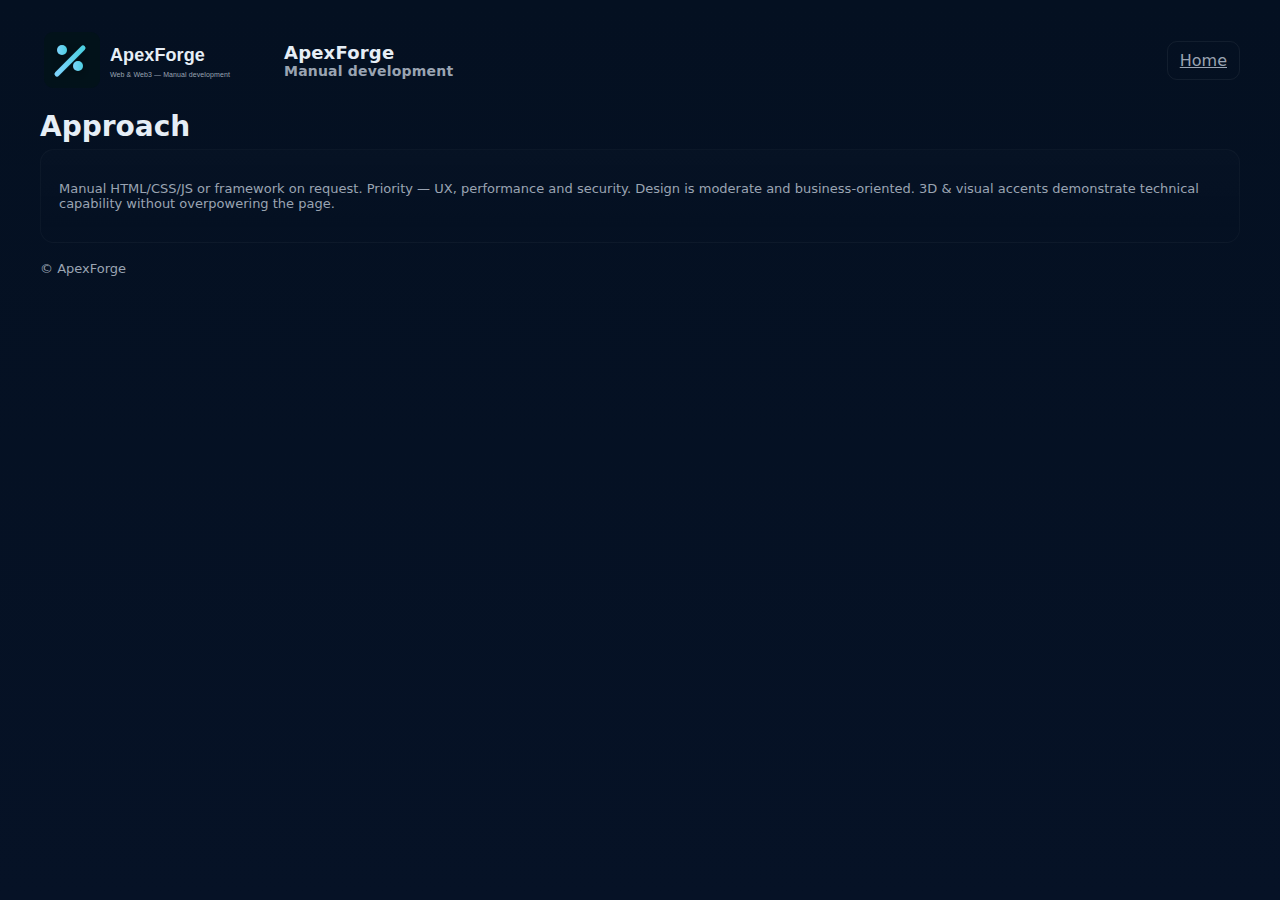
<file: about.html>
<!doctype html><html lang="en"><head><meta charset="utf-8"><meta name="viewport" content="width=device-width,initial-scale=1"><title>About — ApexForge</title><style>:root{
  --bg:#061226;
  --card:#081426;
  --muted:#9aa4b2;
  --accent1:#4dd0e1;
  --accent2:#7dd3fc;
  --glass: rgba(255,255,255,0.02);
  --radius:12px;
  --maxw:1200px;
  font-family: Inter, ui-sans-serif, system-ui, -apple-system, "Segoe UI", Roboto, "Helvetica Neue", Arial;
  -webkit-font-smoothing:antialiased;
  -moz-osx-font-smoothing:grayscale;
}
*{box-sizing:border-box}
html,body{height:100%}
body{margin:0;background:linear-gradient(180deg,#041021,#061226);color:#e6eef6;padding:28px 18px;display:flex;justify-content:center;align-items:flex-start;}
.container{width:100%;max-width:var(--maxw);padding-bottom:60px}
header{display:flex;justify-content:space-between;align-items:center;gap:16px;margin-bottom:20px}
.brand{display:flex;align-items:center;gap:12px;font-weight:700;letter-spacing:0.2px;font-size:18px}
.logo svg{width:62px;height:62px}
nav{display:flex; gap:10px; align-items:center;}
.btn{background:linear-gradient(90deg,var(--accent1),var(--accent2));color:#02222b;padding:10px 14px;border-radius:10px;font-weight:700;border:none;cursor:pointer;box-shadow:0 8px 30px rgba(45,118,138,0.08);transition:transform .18s ease, box-shadow .18s ease, filter .12s ease;}
.btn:hover{transform:translateY(-4px);box-shadow:0 18px 36px rgba(45,118,138,0.12);filter:brightness(1.03)}
.btn-ghost{background:transparent;border:1px solid rgba(255,255,255,0.06);color:var(--muted);padding:9px 12px;border-radius:10px;transition:all .18s ease}
.btn-ghost:hover{color:#e6eef6;border-color:rgba(125,211,252,0.25);transform:translateY(-3px)}
.muted{color:var(--muted);font-size:14px}
.hero{position:relative;overflow:visible;background: linear-gradient(180deg, rgba(255,255,255,0.01), transparent);border-radius:var(--radius);padding:28px;display:flex;gap:20px;align-items:center;box-shadow: 0 12px 46px rgba(2,6,23,0.6)}
.hero-left{flex:1;z-index:2}
.eyebrow{color:var(--accent1);font-weight:700;font-size:13px}
h1{margin:8px 0 6px;font-size:28px}
p.lead{margin:0 0 14px;color:var(--muted);font-size:15px;line-height:1.45}
.features{display:flex;gap:10px;flex-wrap:wrap}
.chip{background:rgba(255,255,255,0.02);padding:8px 10px;border-radius:999px;font-size:13px;color:var(--muted)}
.grid{display:grid;grid-template-columns:repeat(auto-fit,minmax(260px,1fr));gap:18px;margin-top:20px}
.card{background: linear-gradient(180deg, rgba(255,255,255,0.01), transparent);border-radius:14px;padding:18px;border:1px solid rgba(255,255,255,0.03);transition: transform .18s ease, box-shadow .18s ease, border-color .18s ease;cursor:default;overflow:hidden}
.card:hover{ transform: translateY(-8px); box-shadow: 0 18px 48px rgba(2,6,23,0.6); border-color: rgba(125,211,252,0.12) }
.card .title-row{display:flex;justify-content:space-between;align-items:center;gap:8px}
.price{font-weight:800;font-size:18px;color:var(--accent2)}
ul{margin:10px 0 0;padding-left:18px;color:var(--muted);line-height:1.5}
.small{font-size:13px;color:var(--muted)}
a.button-link{display:inline-block;padding:10px 14px;border-radius:10px;background:linear-gradient(90deg,var(--accent1),var(--accent2));color:#02222b;font-weight:700;text-decoration:none;transition:transform .12s ease,box-shadow .12s ease}
a.button-link:hover{transform:translateY(-4px);box-shadow:0 14px 36px rgba(45,118,138,0.12)}
.cta-strip{margin:22px 0;padding:16px;border-radius:12px;background:linear-gradient(90deg, rgba(77,208,225,0.03), rgba(125,211,252,0.02));display:flex;justify-content:space-between;align-items:center;gap:12px}
.two-col{display:grid;grid-template-columns:1fr 360px;gap:18px;margin-top:22px}
.faq{background:var(--card);padding:18px;border-radius:12px}
.faq-item{padding:12px;border-radius:8px;background:linear-gradient(180deg, rgba(255,255,255,0.01), transparent);margin-bottom:8px}
.contact{background:var(--card);padding:18px;border-radius:12px;position:sticky;top:24px;height:max-content}
input,textarea,select{padding:10px;border-radius:8px;border:1px solid rgba(255,255,255,0.06);background:transparent;color:inherit}
.close-btn{background:#fff;color:#041021;padding:8px 10px;border-radius:8px;border:none;cursor:pointer;font-weight:700}
.lang-switch{display:flex;gap:8px;align-items:center}
.lang-switch button{background:transparent;border:1px solid rgba(255,255,255,0.04);color:var(--muted);padding:6px 8px;border-radius:8px;cursor:pointer}
.lang-switch button.active{background:rgba(255,255,255,0.03);color:#e6eef6;border-color:rgba(125,211,252,0.18)}
.scene-overlay{position:absolute;inset:0;border-radius:inherit;pointer-events:none;z-index:1}
.codeglyph{position:absolute;left:0;top:0;pointer-events:none;mix-blend-mode:screen;color:rgba(125,211,252,0.9);font-family:monospace;white-space:nowrap;font-size:13px}
.btn-hover-burst{position:relative;overflow:visible}
@media(max-width:900px){.two-col{grid-template-columns:1fr}header{flex-direction:column;align-items:flex-start;gap:14px}.hero{flex-direction:column;align-items:flex-start}}</style></head><body><div class="container"><header style="display:flex;justify-content:space-between;align-items:center;margin-bottom:18px"><div class="brand"><svg xmlns="http://www.w3.org/2000/svg" width="220" height="64" viewBox="0 0 440 128" role="img" aria-label="ApexForge logo">
  <defs>
    <linearGradient id="lg" x1="0" x2="1"><stop offset="0" stop-color="#7dd3fc"/><stop offset="1" stop-color="#4dd0e1"/></linearGradient>
    <filter id="shadow" x="-20%" y="-20%" width="140%" height="140%"><feDropShadow dx="0" dy="6" stdDeviation="12" flood-color="#000000" flood-opacity="0.45"/></filter>
  </defs>
  <rect x="8" y="8" width="112" height="112" rx="18" fill="#02121a" />
  <g filter="url(#shadow)">
    <path d="M34 92 L86 40" stroke="url(#lg)" stroke-width="10" stroke-linecap="round" />
    <circle cx="44" cy="44" r="10" fill="url(#lg)"/>
    <circle cx="76" cy="76" r="10" fill="url(#lg)"/>
  </g>
  <g transform="translate(140,78)">
    <text x="0" y="-12" font-family="Inter, Roboto, Arial" font-weight="800" font-size="36" fill="#e6eef6">ApexForge</text>
    <text x="0" y="20" font-family="Inter, Roboto, Arial" font-weight="500" font-size="14" fill="#9aa4b2">Web & Web3 — Manual development</text>
  </g>
</svg><div style="margin-left:12px"><div style="font-weight:800">ApexForge</div><div class="muted">Manual development</div></div></div><nav><a href="index.html" class="btn-ghost">Home</a></nav></header><main><h1>Approach</h1><div class="card"><p class="small">Manual HTML/CSS/JS or framework on request. Priority — UX, performance and security. Design is moderate and business-oriented. 3D & visual accents demonstrate technical capability without overpowering the page.</p></div></main><footer style="margin-top:18px" class="small">© ApexForge</footer></div></body></html>
</file>
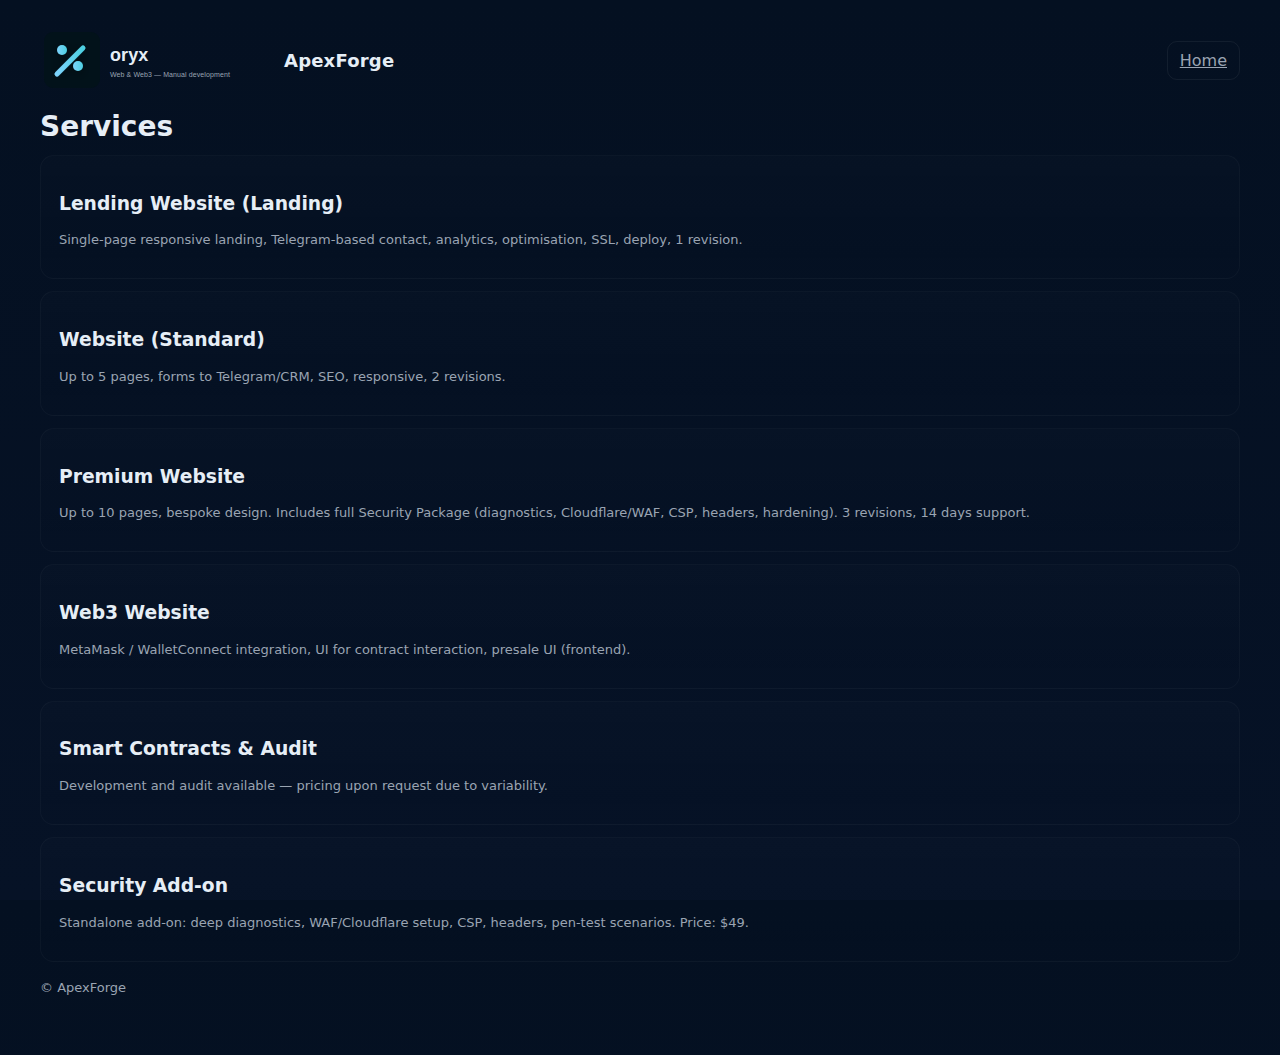
<file: services.html>
<!doctype html><html lang="en"><head><meta charset="utf-8"><meta name="viewport" content="width=device-width,initial-scale=1"><title>Services — ApexForge</title><style>:root{
  --bg:#061226;
  --card:#081426;
  --muted:#9aa4b2;
  --accent1:#4dd0e1;
  --accent2:#7dd3fc;
  --glass: rgba(255,255,255,0.02);
  --radius:12px;
  --maxw:1200px;
  font-family: Inter, ui-sans-serif, system-ui, -apple-system, "Segoe UI", Roboto, "Helvetica Neue", Arial;
  -webkit-font-smoothing:antialiased;
  -moz-osx-font-smoothing:grayscale;
}
*{box-sizing:border-box}
html,body{height:100%}
body{margin:0;background:linear-gradient(180deg,#041021,#061226);color:#e6eef6;padding:28px 18px;display:flex;justify-content:center;align-items:flex-start;}
.container{width:100%;max-width:var(--maxw);padding-bottom:60px}
header{display:flex;justify-content:space-between;align-items:center;gap:16px;margin-bottom:20px}
.brand{display:flex;align-items:center;gap:12px;font-weight:700;letter-spacing:0.2px;font-size:18px}
.logo svg{width:62px;height:62px}
nav{display:flex; gap:10px; align-items:center;}
.btn{background:linear-gradient(90deg,var(--accent1),var(--accent2));color:#02222b;padding:10px 14px;border-radius:10px;font-weight:700;border:none;cursor:pointer;box-shadow:0 8px 30px rgba(45,118,138,0.08);transition:transform .18s ease, box-shadow .18s ease, filter .12s ease;}
.btn:hover{transform:translateY(-4px);box-shadow:0 18px 36px rgba(45,118,138,0.12);filter:brightness(1.03)}
.btn-ghost{background:transparent;border:1px solid rgba(255,255,255,0.06);color:var(--muted);padding:9px 12px;border-radius:10px;transition:all .18s ease}
.btn-ghost:hover{color:#e6eef6;border-color:rgba(125,211,252,0.25);transform:translateY(-3px)}
.muted{color:var(--muted);font-size:14px}
.hero{position:relative;overflow:visible;background: linear-gradient(180deg, rgba(255,255,255,0.01), transparent);border-radius:var(--radius);padding:28px;display:flex;gap:20px;align-items:center;box-shadow: 0 12px 46px rgba(2,6,23,0.6)}
.hero-left{flex:1;z-index:2}
.eyebrow{color:var(--accent1);font-weight:700;font-size:13px}
h1{margin:8px 0 6px;font-size:28px}
p.lead{margin:0 0 14px;color:var(--muted);font-size:15px;line-height:1.45}
.features{display:flex;gap:10px;flex-wrap:wrap}
.chip{background:rgba(255,255,255,0.02);padding:8px 10px;border-radius:999px;font-size:13px;color:var(--muted)}
.grid{display:grid;grid-template-columns:repeat(auto-fit,minmax(260px,1fr));gap:18px;margin-top:20px}
.card{background: linear-gradient(180deg, rgba(255,255,255,0.01), transparent);border-radius:14px;padding:18px;border:1px solid rgba(255,255,255,0.03);transition: transform .18s ease, box-shadow .18s ease, border-color .18s ease;cursor:default;overflow:hidden}
.card:hover{ transform: translateY(-8px); box-shadow: 0 18px 48px rgba(2,6,23,0.6); border-color: rgba(125,211,252,0.12) }
.card .title-row{display:flex;justify-content:space-between;align-items:center;gap:8px}
.price{font-weight:800;font-size:18px;color:var(--accent2)}
ul{margin:10px 0 0;padding-left:18px;color:var(--muted);line-height:1.5}
.small{font-size:13px;color:var(--muted)}
a.button-link{display:inline-block;padding:10px 14px;border-radius:10px;background:linear-gradient(90deg,var(--accent1),var(--accent2));color:#02222b;font-weight:700;text-decoration:none;transition:transform .12s ease,box-shadow .12s ease}
a.button-link:hover{transform:translateY(-4px);box-shadow:0 14px 36px rgba(45,118,138,0.12)}
.cta-strip{margin:22px 0;padding:16px;border-radius:12px;background:linear-gradient(90deg, rgba(77,208,225,0.03), rgba(125,211,252,0.02));display:flex;justify-content:space-between;align-items:center;gap:12px}
.two-col{display:grid;grid-template-columns:1fr 360px;gap:18px;margin-top:22px}
.faq{background:var(--card);padding:18px;border-radius:12px}
.faq-item{padding:12px;border-radius:8px;background:linear-gradient(180deg, rgba(255,255,255,0.01), transparent);margin-bottom:8px}
.contact{background:var(--card);padding:18px;border-radius:12px;position:sticky;top:24px;height:max-content}
input,textarea,select{padding:10px;border-radius:8px;border:1px solid rgba(255,255,255,0.06);background:transparent;color:inherit}
.close-btn{background:#fff;color:#041021;padding:8px 10px;border-radius:8px;border:none;cursor:pointer;font-weight:700}
.lang-switch{display:flex;gap:8px;align-items:center}
.lang-switch button{background:transparent;border:1px solid rgba(255,255,255,0.04);color:var(--muted);padding:6px 8px;border-radius:8px;cursor:pointer}
.lang-switch button.active{background:rgba(255,255,255,0.03);color:#e6eef6;border-color:rgba(125,211,252,0.18)}
.scene-overlay{position:absolute;inset:0;border-radius:inherit;pointer-events:none;z-index:1}
.codeglyph{position:absolute;left:0;top:0;pointer-events:none;mix-blend-mode:screen;color:rgba(125,211,252,0.9);font-family:monospace;white-space:nowrap;font-size:13px}
.btn-hover-burst{position:relative;overflow:visible}
@media(max-width:900px){.two-col{grid-template-columns:1fr}header{flex-direction:column;align-items:flex-start;gap:14px}.hero{flex-direction:column;align-items:flex-start}}</style></head><body><div class="container"><header style="display:flex;justify-content:space-between;align-items:center;margin-bottom:18px"><div class="brand"><svg xmlns="http://www.w3.org/2000/svg" width="220" height="64" viewBox="0 0 440 128" role="img" aria-label="ApexForge logo">
  <defs>
    <linearGradient id="lg" x1="0" x2="1"><stop offset="0" stop-color="#7dd3fc"/><stop offset="1" stop-color="#4dd0e1"/></linearGradient>
    <filter id="shadow" x="-20%" y="-20%" width="140%" height="140%"><feDropShadow dx="0" dy="6" stdDeviation="12" flood-color="#000000" flood-opacity="0.45"/></filter>
  </defs>
  <rect x="8" y="8" width="112" height="112" rx="18" fill="#02121a" />
  <g filter="url(#shadow)">
    <path d="M34 92 L86 40" stroke="url(#lg)" stroke-width="10" stroke-linecap="round" />
    <circle cx="44" cy="44" r="10" fill="url(#lg)"/>
    <circle cx="76" cy="76" r="10" fill="url(#lg)"/>
  </g>
  <g transform="translate(140,78)">
    <text x="0" y="-12" font-family="Inter, Roboto, Arial" font-weight="800" font-size="36" fill="#e6eef6">oryx</text>
    <text x="0" y="20" font-family="Inter, Roboto, Arial" font-weight="500" font-size="14" fill="#9aa4b2">Web & Web3 — Manual development</text>
  </g>
</svg><div style="margin-left:12px"><div style="font-weight:800">ApexForge</div><div class="muted"> </div></div></div><nav><a href="index.html" class="btn-ghost">Home</a></nav></header><main><h1>Services</h1><section class="card" style="margin-top:12px"><h3>Lending Website (Landing)</h3><p class="small">Single-page responsive landing, Telegram-based contact, analytics, optimisation, SSL, deploy, 1 revision.</p></section><section class="card" style="margin-top:12px"><h3>Website (Standard)</h3><p class="small">Up to 5 pages, forms to Telegram/CRM, SEO, responsive, 2 revisions.</p></section><section class="card" style="margin-top:12px"><h3>Premium Website</h3><p class="small">Up to 10 pages, bespoke design. Includes full Security Package (diagnostics, Cloudflare/WAF, CSP, headers, hardening). 3 revisions, 14 days support.</p></section><section class="card" style="margin-top:12px"><h3>Web3 Website</h3><p class="small">MetaMask / WalletConnect integration, UI for contract interaction, presale UI (frontend).</p></section><section class="card" style="margin-top:12px"><h3 id="smart">Smart Contracts & Audit</h3><p class="small">Development and audit available — pricing upon request due to variability.</p></section><section class="card" style="margin-top:12px"><h3>Security Add‑on</h3><p class="small">Standalone add‑on: deep diagnostics, WAF/Cloudflare setup, CSP, headers, pen‑test scenarios. Price: $49.</p></section></main><footer style="margin-top:18px" class="small">© ApexForge</footer></div></body></html>
</file>
